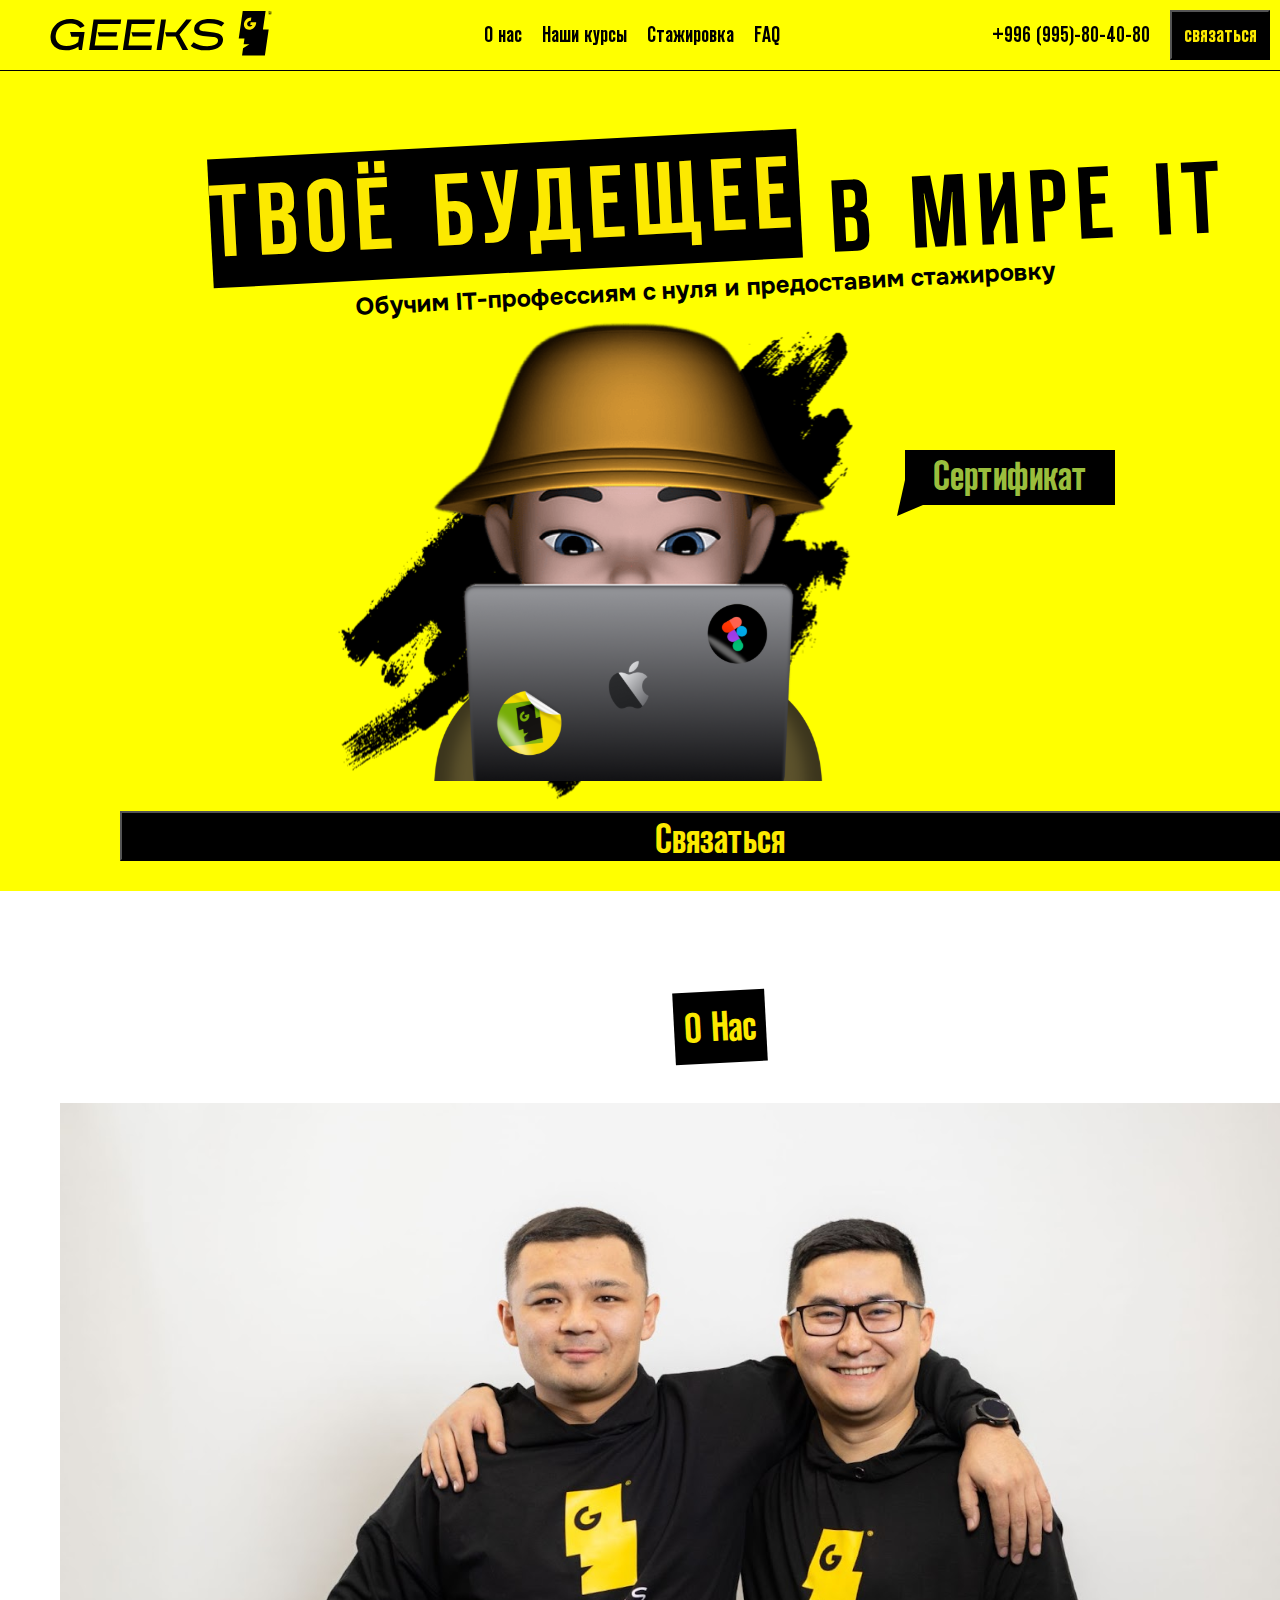
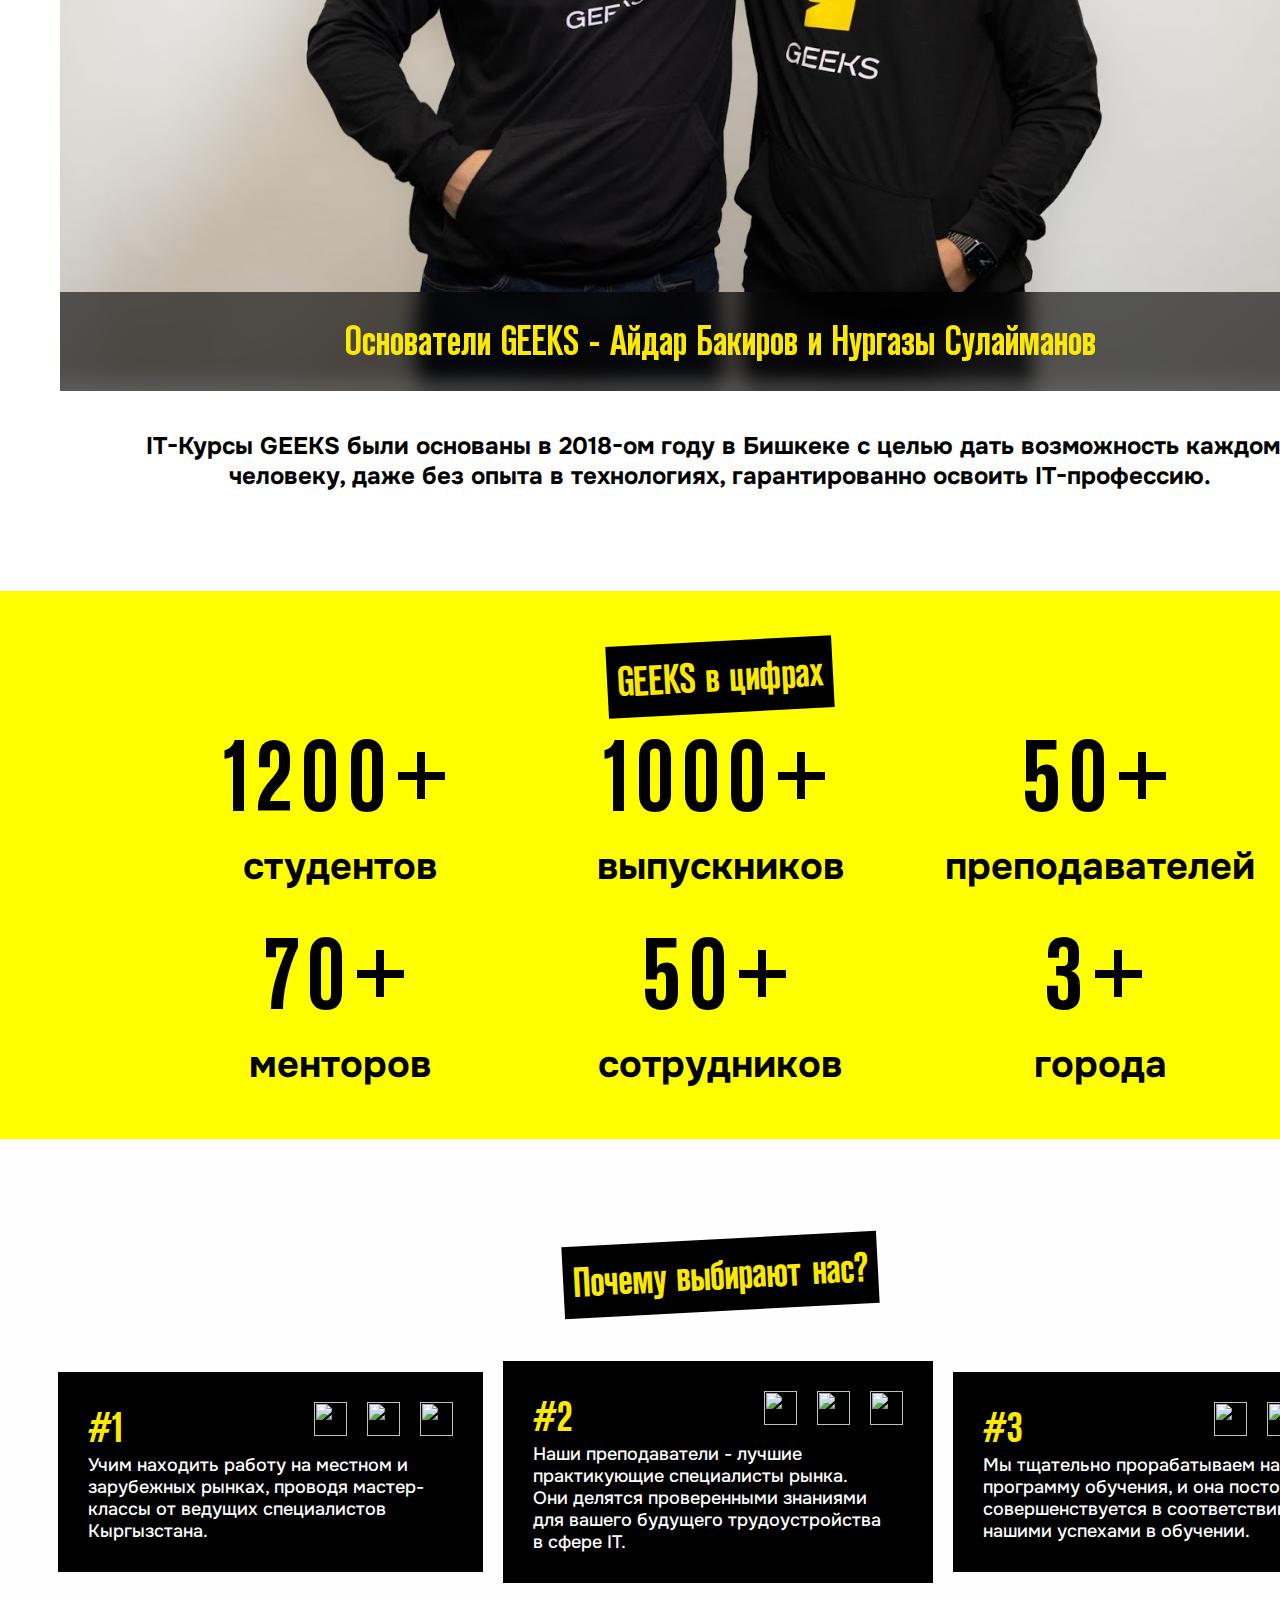
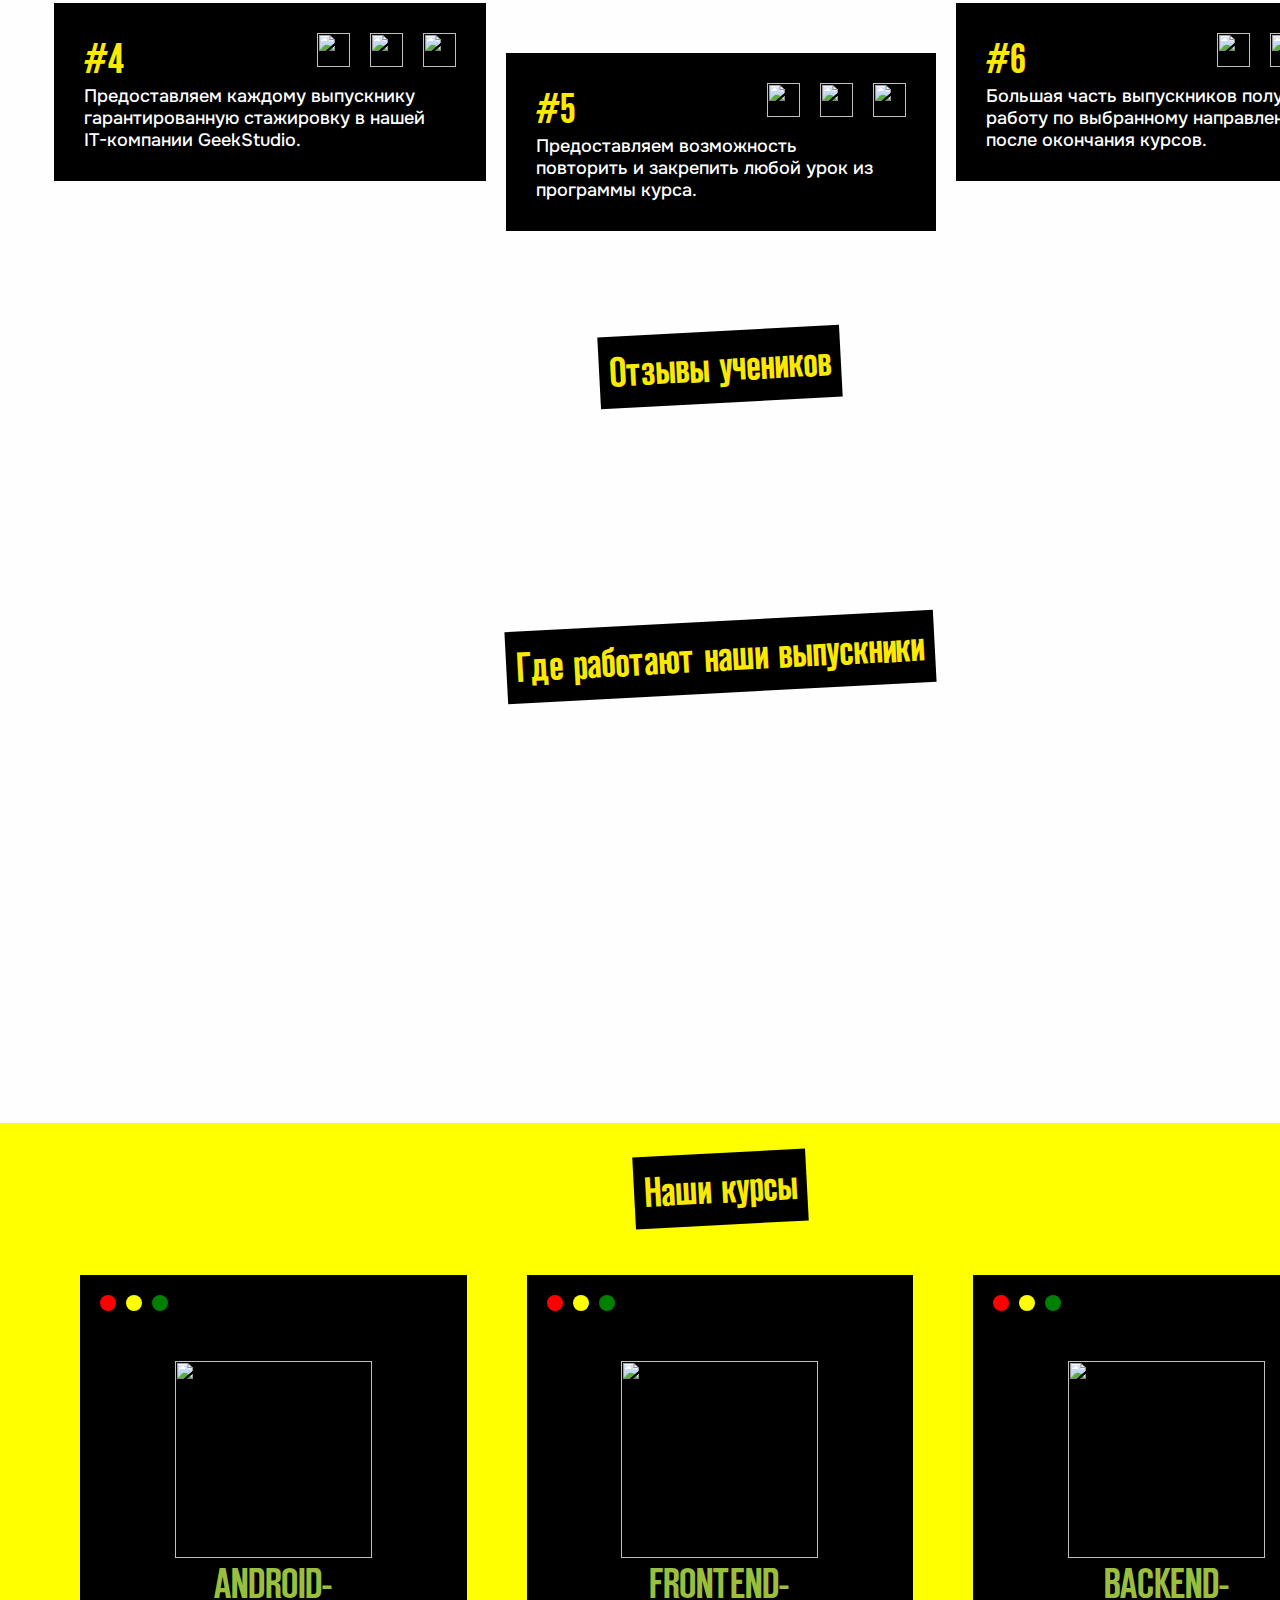
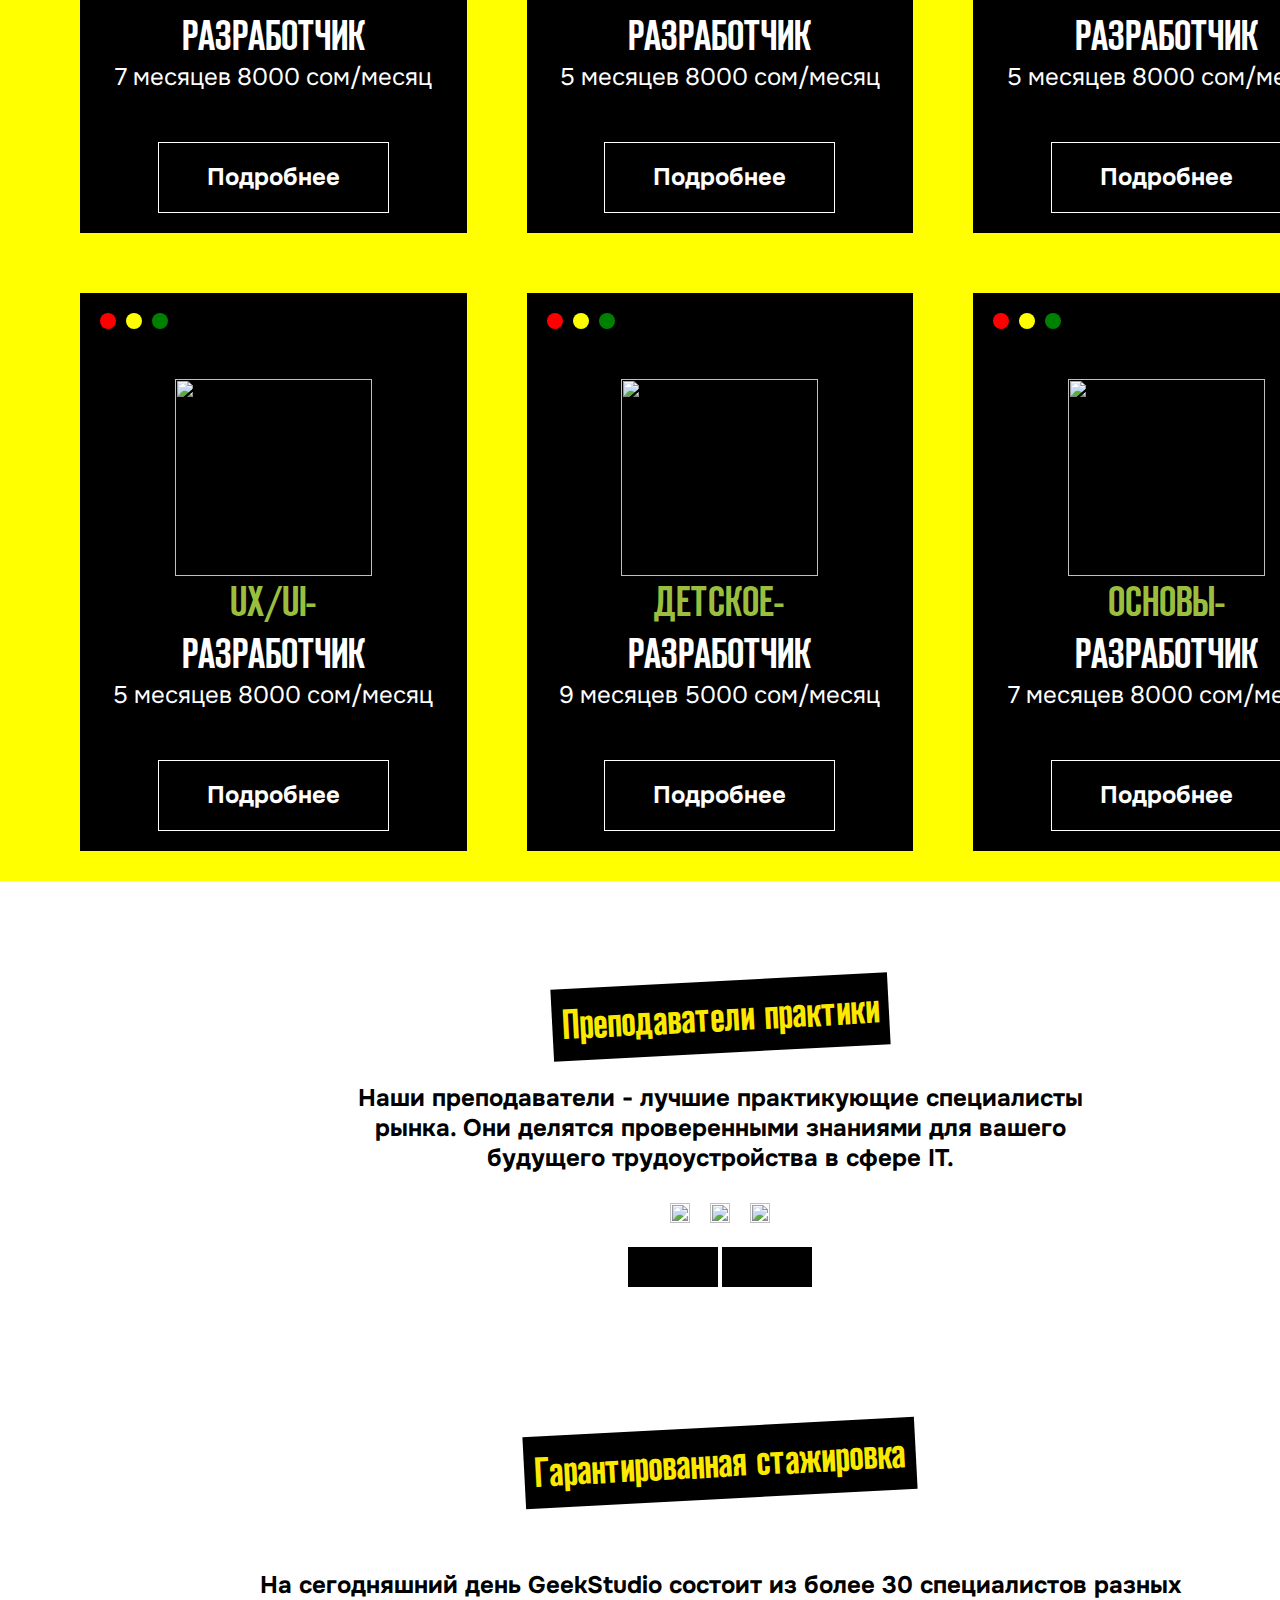
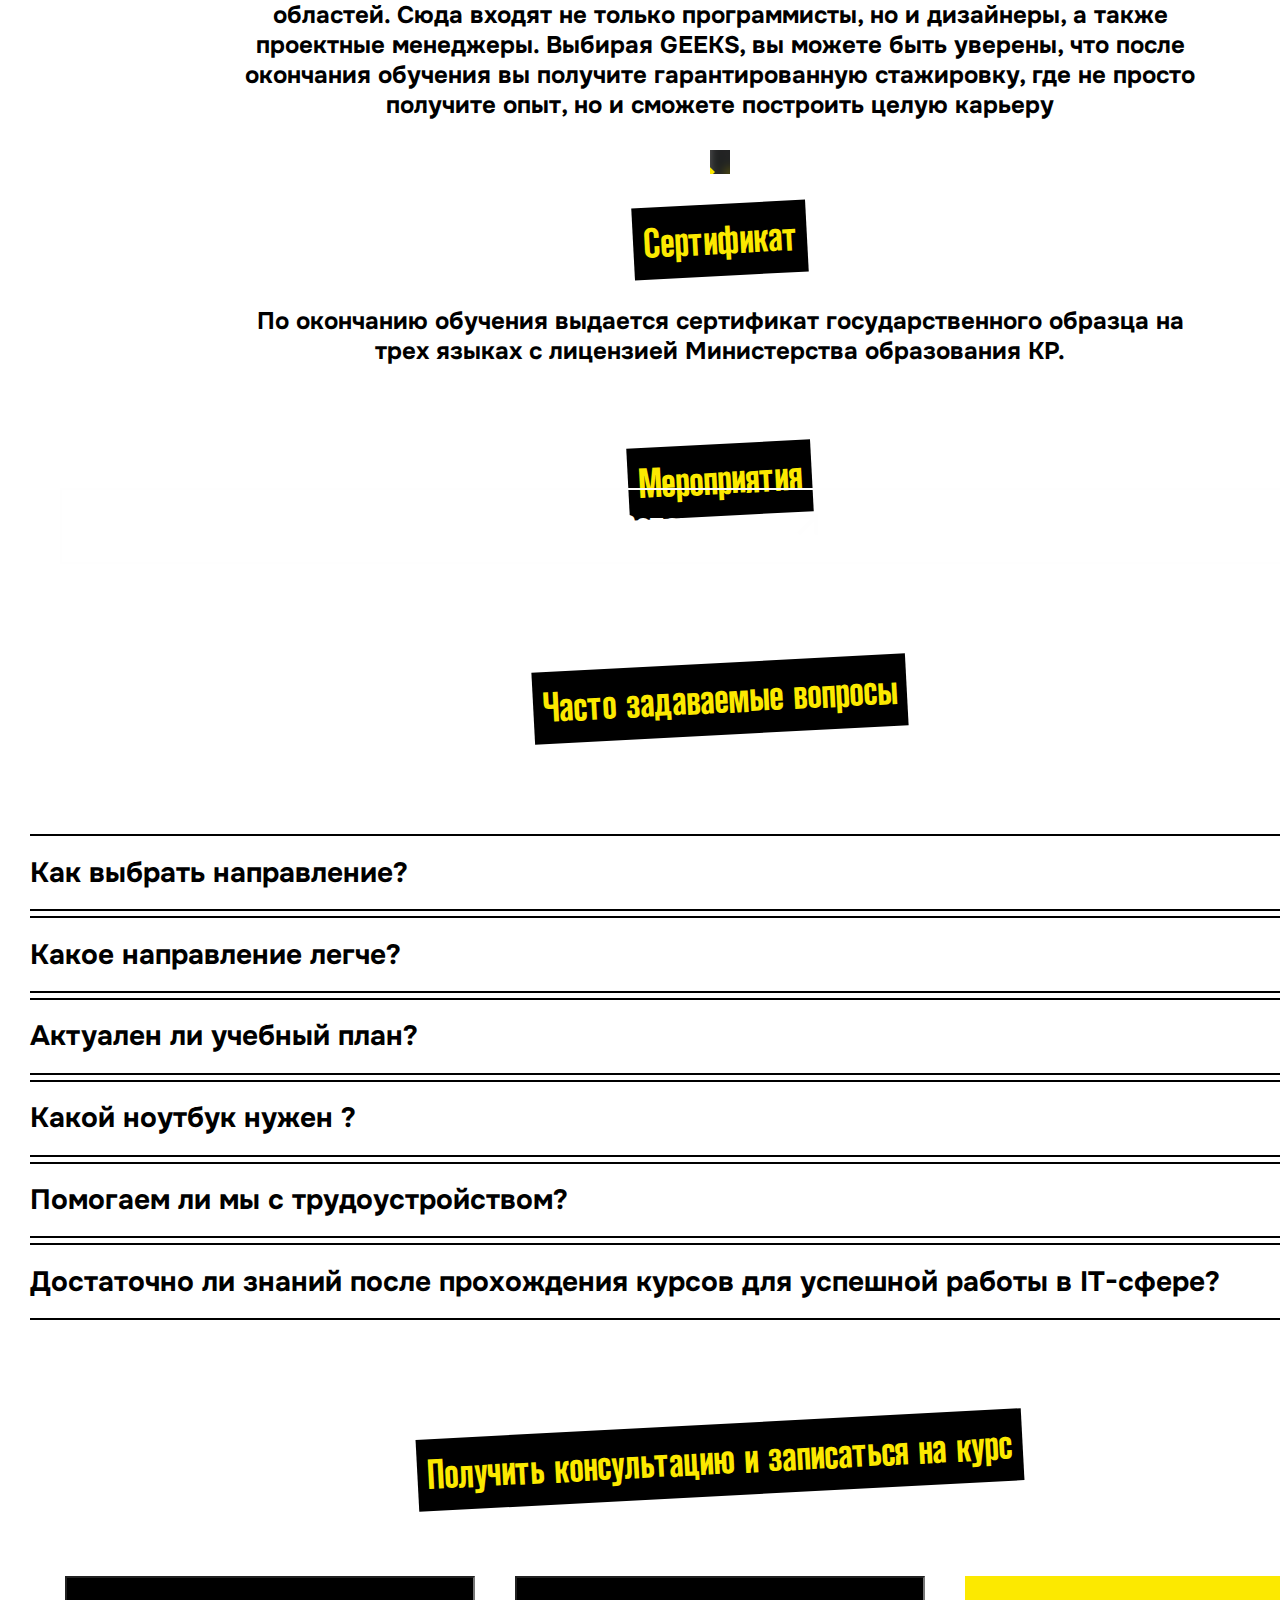
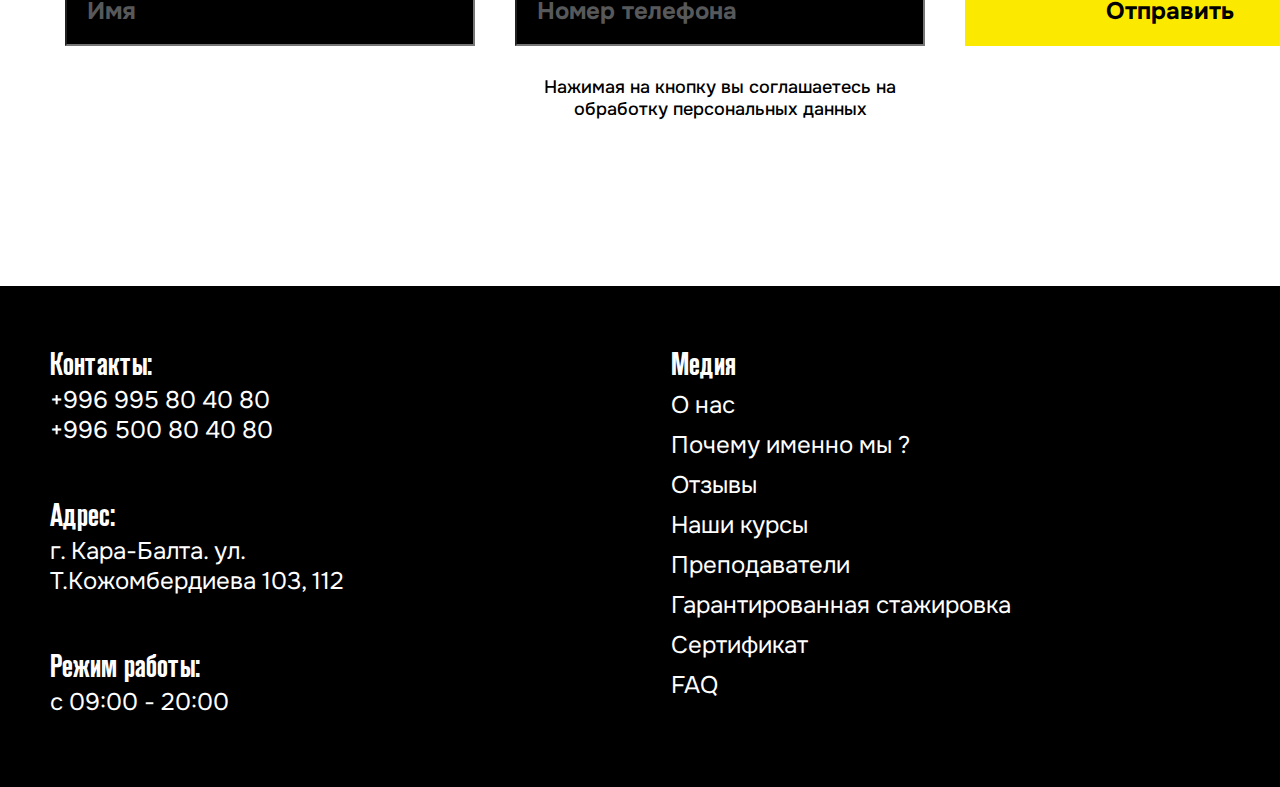
<file: index.html>
<!DOCTYPE html>
<html lang="en">

<head>
  <meta charset="UTF-8" />
  <meta name="viewport" content="width=device-width, initial-scale=1.0" />
  <title>Geeks Project</title>
  <link rel="stylesheet" href="/css/core.css" />
  <link rel="stylesheet" href="/css/header.css" />
  <link rel="stylesheet" href="/css/style.css" />
  <link rel="stylesheet" href="/css/footer.css" />
  <link rel="stylesheet" href="/css/slider.css" />
  <link rel="stylesheet" href="/css/mobile.css" />
  <link rel="stylesheet" href="/css/course-modal.css" />
  <link rel="preconnect" href="https://fonts.googleapis.com" />
  <link rel="preconnect" href="https://fonts.gstatic.com" crossorigin />
  <link href="https://fonts.googleapis.com/css2?family=Onest:wght@400;500;600;700;800;900&display=swap"
    rel="stylesheet" />
</head>

<body>
  <div class="container">
    <div class="geeks-header-main">
      <div class="geeks-header-logo">
        <a href="/"><img src="/assets/logo.svg" alt="" /></a>
      </div>
      <div class="geeks-header-nav-links">
        <ul>
          <li class="header-links-course">
            <a href="#about-us" class="header-links-course">О нас</a>
          </li>
          <li class="header-links-course">
            <a href="#geeks-coursess" class="header-links-course">Наши курсы</a>
          </li>
          <li class="header-links-course">
            <a href="#go-trial" class="header-links-course">Стажировка</a>
          </li>
          <li class="header-links-course">
            <a href="#go-faq" class="header-links-course">FAQ</a>
          </li>
        </ul>
      </div>
      <!-- Burger menu container -->
      <div class="hamburger-menu">
        <input id="menu__toggle" type="checkbox" />
        <label class="menu__btn" for="menu__toggle">
          <span></span>

        </label>
        <div class="menu__box">
          <div class="geeks-header-nav-drop-down hamburg-button-change-lang">
            <nav>
              <ul class="drop-down-right">
                <li>
                  <a href="#" class="submenu-link header-links-course"><img src="/assets/change_lang.svg"
                      alt="" />РУС</a>
                  <ul class="submenu">
                    <li><a href="" class="header-links-course">KG</a></li>
                    <li><a href="" class="header-links-course">RU</a></li>
                    <li><a href="" class="header-links-course">ENG</a></li>
                  </ul>
                </li>
              </ul>
            </nav>
          </div>
          <ul class="menu__box-links">
            <li><a class="menu__item" href="#">О нас</a></li>
            <li><a class="menu__item" href="#">Наши курсы</a></li>
            <li><a class="menu__item" href="#">Стажировка</a></li>
            <li><a class="menu__item" href="#">FAQ</a></li>
          </ul>
          <div class="hamburger-menu-bottom-side">
            <a href="tel:+996995804080" class="header-links-course hamburg-menu-call">+996 (995)-80-40-80</a>
            <button class="geeks-main-btn call-me-btn hamburg-menu-btn">связаться</button>
          </div>


        </div>
      </div>
      <!-- Burger menu container -->
      <div class="geeks-header-nav-btns">
        <a href="tel:+996995804080" class="header-links-course">+996 (995)-80-40-80</a>
        <!-- Button call modal window -->
        <button class="geeks-main-btn call-me-btn">связаться</button>
        <!-- Button call modal window -->
        <div class="geeks-header-nav-drop-down">
          <nav>
            <ul class="drop-down-right">
              <li>
                <a href="#" class="submenu-link header-links-course"><img src="/assets/change_lang.svg" alt="" />РУС</a>
                <ul class="submenu">
                  <li><a href="">KG</a></li>
                  <li><a href="">RU</a></li>
                  <li><a href="">ENG</a></li>
                </ul>
              </li>
            </ul>
          </nav>
        </div>
      </div>
    </div>
    <div class="geeks-header-section-first" id="1">
      <!-- Modal Window call me top -->
      <div id="myModal" class="modal hamburg-menu-modal">
        <div class="modal-content hamburg-menu-modalContent">
          <div class="modalWindow-content hamburg-menu-modalWindow-content">
            <span class="close"><svg xmlns="http://www.w3.org/2000/svg" width="44" height="44" viewBox="0 0 44 44"
                fill="none">
                <rect x="8.56494" y="11.3934" width="4" height="34" transform="rotate(-45 8.56494 11.3934)"
                  fill="black" />
                <rect x="11.3933" y="35.4351" width="4" height="34" transform="rotate(-135 11.3933 35.4351)"
                  fill="black" />
              </svg></span>
            <div class="modalWindow-text-block">
              <p class="modalWindow-text title-modalWindow hamburg-menu-modal-text">
                Позвоните, или оставьте ваши контактные данные, мы свяжемся
                с вами в ближайшее время.
              </p>
              <p class="modalWindow-text descr-modalWindow hamburg-menu-modal-textDesc">
                Вы так же можете получить консультацию позвонив нам, с 12:00
                до 20:00.
              </p>
              <a href="tel:+996995804080" class="header-links-course" class="modalWindow-text">+996 (995)-80-40-80</a>
            </div>
            <div class="modalWindow-inputs hamburg-menu-modal-window-inputs">
              <input id="input1" type="text" placeholder="Имя" />
              <input id="input2" type="text" placeholder="Номер телефона" />
            </div>
          </div>

          <button id="sendMessage" class="btn-send-modalWindow hamburg-menu-modal-btn">Отправить</button>
          <p class="send-personal-data modalWindow-text">
            Нажимая на кнопку вы соглашаетесь на обработку персональных
            данных
          </p>
        </div>
      </div>
      <!-- Modal Window call me top -->
      <div class="geeks-top-info-span">
        <span class="geeks-go-it"> ТВОЁ БУДЕЩЕЕ </span>
        <span class="geeks-go-it geeks-world-it"> В МИРЕ IT </span>
      </div>
      <span class="geeks-go-it geeks-it-profession">Обучим IT-профессиям с нуля и предоставим стажировку</span>
      <div class="img-geeks-img-span">
        <img src="/assets/Memoji.svg" alt="" />
        <div class="geeks-span-block-info">
          <svg xmlns="http://www.w3.org/2000/svg" width="26" height="36" viewBox="0 0 26 36" fill="none">
          <path d="M0 36L8 0H26V25L0 36Z" fill="black" />
        </svg>
        <div class="span-ref">Сертификат</div>
        </div>
        
      </div>
      
      <button class="geeks-main-btn btn-call-main btn-response">Связаться</button>
    </div>
    <div class="geeks-main-section-two" id="about-us">
      <span class="geeks-go-it geeks-orange-span"> О Нас </span>
      <div class="geeks-main-section-img">
        <img src="/assets/image_founders.svg" alt="" />
        <span class="geeks-main-img-bottom-text">Основатели GEEKS - Айдар Бакиров и Нургазы Сулайманов</span>
      </div>
      <p class="geeks-main-info-all">
        IT-Курсы GEEKS были основаны в 2018-ом году в Бишкеке с целью дать
        возможность каждому человеку, даже без опыта в технологиях,
        гарантированно освоить IT-профессию.
      </p>
    </div>

    <div class="geeks-main-section-three">
      <img src="/assets/nine.png" alt="" class="geeks-main-img-nine" />
      <div class="geeks-go-it geeks-orange-span">GEEKS в цифрах</div>
      <div class="geeks-main-statistics">
        <div class="geeks-main-statistics-cards">
          <p class="geeks-main-cards-text">1200+</p>
          <p class="geeks-main-cards-students">студентов</p>
        </div>
        <div class="geeks-main-statistics-cards">
          <p class="geeks-main-cards-text">1000+</p>
          <p class="geeks-main-cards-students">выпускников</p>
        </div>
        <div class="geeks-main-statistics-cards">
          <p class="geeks-main-cards-text">50+</p>
          <p class="geeks-main-cards-students">преподавателей</p>
        </div>
        <div class="geeks-main-statistics-cards">
          <p class="geeks-main-cards-text">70+</p>
          <p class="geeks-main-cards-students">менторов</p>
        </div>
        <div class="geeks-main-statistics-cards">
          <p class="geeks-main-cards-text">50+</p>
          <p class="geeks-main-cards-students">сотрудников</p>
        </div>
        <div class="geeks-main-statistics-cards">
          <p class="geeks-main-cards-text">3+</p>
          <p class="geeks-main-cards-students">города</p>
        </div>
      </div>
      <img src="/assets/six.png" alt="" class="geeks-main-img-six" />
    </div>
    <div class="geeks-main-section-fourth">
      <span class="geeks-go-it geeks-orange-span">Почему выбирают нас?</span>
      <div class="geeks-main-feedbacks-card-block">
        <div class="geeks-feedbacks-cards">
          <div class="geeks-feedbacks-top-rel">
            <span class="geeks-feedback-number">#1</span>
            <div class="geeks-feedback-select">
              <img src="/assets/feedback-icon-roll.svg" alt="" />
              <img src="/assets/feedback-icon-copy.svg" alt="" />
              <img src="/assets/feedback-icon-close.svg" alt="" />
            </div>
          </div>
          <p class="geeks-feedbacks-desc">
            Учим находить работу на местном и зарубежных рынках, проводя
            мастер-классы от ведущих специалистов Кыргызстана.
          </p>
        </div>
        <div class="geeks-feedbacks-cards">
          <div class="geeks-feedbacks-top-rel">
            <span class="geeks-feedback-number">#2</span>
            <div class="geeks-feedback-select">
              <img src="/assets/feedback-icon-roll.svg" alt="" />
              <img src="/assets/feedback-icon-copy.svg" alt="" />
              <img src="/assets/feedback-icon-close.svg" alt="" />
            </div>
          </div>
          <p class="geeks-feedbacks-desc">
            Наши преподаватели - лучшие практикующие специалисты рынка. Они
            делятся проверенными знаниями для вашего будущего трудоустройства
            в сфере IT.
          </p>
        </div>
        <div class="geeks-feedbacks-cards">
          <div class="geeks-feedbacks-top-rel">
            <span class="geeks-feedback-number">#3</span>
            <div class="geeks-feedback-select">
              <img src="/assets/feedback-icon-roll.svg" alt="" />
              <img src="/assets/feedback-icon-copy.svg" alt="" />
              <img src="/assets/feedback-icon-close.svg" alt="" />
            </div>
          </div>
          <p class="geeks-feedbacks-desc">
            Мы тщательно прорабатываем нашу программу обучения, и она
            постоянно совершенствуется в соответствии с нашими успехами в
            обучении.
          </p>
        </div>
        <div class="geeks-feedbacks-cards">
          <div class="geeks-feedbacks-top-rel">
            <span class="geeks-feedback-number">#4</span>
            <div class="geeks-feedback-select">
              <img src="/assets/feedback-icon-roll.svg" alt="" />
              <img src="/assets/feedback-icon-copy.svg" alt="" />
              <img src="/assets/feedback-icon-close.svg" alt="" />
            </div>
          </div>
          <p class="geeks-feedbacks-desc">
            Предоставляем каждому выпускнику гарантированную стажировку в
            нашей IT-компании GeekStudio.
          </p>
        </div>
        <div class="geeks-feedbacks-cards">
          <div class="geeks-feedbacks-top-rel">
            <span class="geeks-feedback-number">#5</span>
            <div class="geeks-feedback-select">
              <img src="/assets/feedback-icon-roll.svg" alt="" />
              <img src="/assets/feedback-icon-copy.svg" alt="" />
              <img src="/assets/feedback-icon-close.svg" alt="" />
            </div>
          </div>
          <p class="geeks-feedbacks-desc">
            Предоставляем возможность повторить и закрепить любой урок из
            программы курса.
          </p>
        </div>
        <div class="geeks-feedbacks-cards">
          <div class="geeks-feedbacks-top-rel">
            <span class="geeks-feedback-number">#6</span>
            <div class="geeks-feedback-select">
              <img src="/assets/feedback-icon-roll.svg" alt="" />
              <img src="/assets/feedback-icon-copy.svg" alt="" />
              <img src="/assets/feedback-icon-close.svg" alt="" />
            </div>
          </div>
          <p class="geeks-feedbacks-desc">
            Большая часть выпускников получают работу по выбранному
            направлению после окончания курсов.
          </p>
        </div>
      </div>
      <div class="geeks-go-it geeks-orange-span">Отзывы учеников</div>
      <div class="geeks-main-fourth-youshorts">
        <div class="geeks-main-youshorts-cards">
          <div class="geeks-shorts-img">
            <img src="/assets/yshortsimg1.svg" alt="" />
            <img src="/assets/shorts.svg" alt="" class="geeks-icon-shorts" />
          </div>
          <div class="geeks-shorts-img">
            <img src="/assets/yshortsimg2.svg" alt="" />
            <img src="/assets/shorts.svg" alt="" class="geeks-icon-shorts" />
          </div>
          <div class="geeks-shorts-img">
            <img src="/assets/yshortsimg3.svg" alt="" />
            <img src="/assets/shorts.svg" alt="" class="geeks-icon-shorts" />
          </div>
        </div>
        <!-- Youtube Shorts Slider -->
        <div class="yshorts-container">
          <div class="yshorts-slider">
            <img src="assets/slider1.svg" alt="" />
            <img src="assets/slider2.svg" alt="" />
            <img src="assets/slider3.svg" alt="" />
            <img src="assets/slider1.svg" alt="" />
            <img src="assets/slider2.svg" alt="" />
            <img src="assets/slider3.svg" alt="" />
          </div>
          <div class="yshorts-sliderContaier-btn">
            <button class="yshorts-btn-prev" aria-label="Посмотреть предыдущий слайд">
              <img src="/assets/arrow-left.svg" alt="" />
            </button>
            <button class="yshorts-btn-next" aria-label="Посмотреть следующий слайд">
              <img src="/assets/arrow-right.svg" alt="" />
            </button>
          </div>
        </div>
        <!-- Youtube Shorts Slider -->
      </div>
      <span class="geeks-go-it geeks-orange-span">Где работают наши выпускники</span>
      <div class="geeks-work-company-cards">
        <img src="/assets/geeks.svg" alt="" />
        <img src="/assets/geekstudio.svg" alt="" />
        <img src="/assets/tezsat.svg" alt="" />
        <img src="/assets/ts.svg" alt="" />
        <img src="/assets/attractor.svg" alt="" />
        <img src="/assets/beeline.svg" alt="" />
        <img src="/assets/mad-devs.svg" alt="" />
        <img src="/assets/optima.svg" alt="" />
        <img src="/assets/company-name.svg" alt="" />
        <img src="/assets/sibers.svg" alt="" />
      </div>
    </div>
    <div class="geeks-main-section-five-yellow" id="geeks-coursess">
      <span class="geeks-go-it geeks-orange-span geeks-courses">Наши курсы</span>
      <div class="geeks-five-sec-course-cards-block">
        <div class="geeks-course-cards">
          <div class="course-cards-span-block">
            <div class="geeks-cards-span-color"></div>
            <div class="geeks-cards-span-color"></div>
            <div class="geeks-cards-span-color"></div>
          </div>
          <div class="geeks-course-cards-img">
            <img src="/assets/course-android.svg" alt="" />
            <p class="geeks-course-cards-info course-cards-title">ANDROID-</p>
            <p class="geeks-course-cards-info course-cards-desc">
              РАЗРАБОТЧИК
            </p>
            <p class="geeks-course-cards-info course-cards-price">
              7 месяцев 8000 сом/месяц
            </p>
          </div>
          <button class="geeks-course-btn-go btn-modal-js" data-modal-content="modal-js">
            Подробнее <img src="/assets/btn-cards-arrow.svg" alt="" />
          </button>
        </div>
        <div class="geeks-course-cards">
          <div class="course-cards-span-block">
            <div class="geeks-cards-span-color"></div>
            <div class="geeks-cards-span-color"></div>
            <div class="geeks-cards-span-color"></div>
          </div>
          <div class="geeks-course-cards-img">
            <img src="/assets/course-js.svg" alt="" />
            <p class="geeks-course-cards-info course-cards-title">
              FRONTEND-
            </p>
            <p class="geeks-course-cards-info course-cards-desc">
              РАЗРАБОТЧИК
            </p>
            <p class="geeks-course-cards-info course-cards-price">
              5 месяцев 8000 сом/месяц
            </p>
          </div>
          <button class="geeks-course-btn-go btn-modal-front" data-modal-content="modal-front">
            Подробнее <img src="/assets/btn-cards-arrow.svg" alt="" />
          </button>
        </div>
        <div class="geeks-course-cards">
          <div class="course-cards-span-block">
            <div class="geeks-cards-span-color"></div>
            <div class="geeks-cards-span-color"></div>
            <div class="geeks-cards-span-color"></div>
          </div>
          <div class="geeks-course-cards-img">
            <img src="/assets/course-backend.svg" alt="" />
            <p class="geeks-course-cards-info course-cards-title">BACKEND-</p>
            <p class="geeks-course-cards-info course-cards-desc">
              РАЗРАБОТЧИК
            </p>
            <p class="geeks-course-cards-info course-cards-price">
              5 месяцев 8000 сом/месяц
            </p>
          </div>
          <button class="geeks-course-btn-go btn-modal-back" data-modal-content="modal-back">
            Подробнее <img src="/assets/btn-cards-arrow.svg" alt="" />
          </button>
        </div>
        <div class="geeks-course-cards">
          <div class="course-cards-span-block">
            <div class="geeks-cards-span-color"></div>
            <div class="geeks-cards-span-color"></div>
            <div class="geeks-cards-span-color"></div>
          </div>
          <div class="geeks-course-cards-img">
            <img src="/assets/course-figma.svg" alt="" />
            <p class="geeks-course-cards-info course-cards-title">UX/UI-</p>
            <p class="geeks-course-cards-info course-cards-desc">
              РАЗРАБОТЧИК
            </p>
            <p class="geeks-course-cards-info course-cards-price">
              5 месяцев 8000 сом/месяц
            </p>
          </div>
          <button class="geeks-course-btn-go btn-modal-ux" data-modal-content="modal-ux">
            Подробнее <img src="/assets/btn-cards-arrow.svg" alt="" />
          </button>
        </div>
        <div class="geeks-course-cards">
          <div class="course-cards-span-block">
            <div class="geeks-cards-span-color"></div>
            <div class="geeks-cards-span-color"></div>
            <div class="geeks-cards-span-color"></div>
          </div>
          <div class="geeks-course-cards-img">
            <img src="/assets/course-scratch.svg" alt="" />
            <p class="geeks-course-cards-info course-cards-title">ДЕТСКОЕ-</p>
            <p class="geeks-course-cards-info course-cards-desc">
              РАЗРАБОТЧИК
            </p>
            <p class="geeks-course-cards-info course-cards-price">
              9 месяцев 5000 сом/месяц
            </p>
          </div>
          <button class="geeks-course-btn-go btn-modal-kids" data-modal-content="modal-kids">
            Подробнее <img src="/assets/btn-cards-arrow.svg" alt="" />
          </button>
        </div>
        <div class="geeks-course-cards">
          <div class="course-cards-span-block">
            <div class="geeks-cards-span-color"></div>
            <div class="geeks-cards-span-color"></div>
            <div class="geeks-cards-span-color"></div>
          </div>
          <div class="geeks-course-cards-img">
            <img src="/assets/course-program.svg" alt="" />
            <p class="geeks-course-cards-info course-cards-title">ОСНОВЫ-</p>
            <p class="geeks-course-cards-info course-cards-desc">
              РАЗРАБОТЧИК
            </p>
            <p class="geeks-course-cards-info course-cards-price">
              7 месяцев 8000 сом/месяц
            </p>
          </div>
          <button class="geeks-course-btn-go btn-modal-own" data-modal-content="modal-own">
            Подробнее <img src="/assets/btn-cards-arrow.svg" alt="" />
          </button>
        </div>
      </div>
    </div>

    <!-- All modal blocks geeks course -->
    <div id="modal-js" class="my-modal">
      <div class="my-modal-content">
        <span class="my-close-btn"><svg xmlns="http://www.w3.org/2000/svg" width="44" height="44" viewBox="0 0 44 44"
            fill="none">
            <rect x="8.56543" y="11.3934" width="4" height="34" transform="rotate(-45 8.56543 11.3934)" fill="black" />
            <rect x="11.3936" y="35.4351" width="4" height="34" transform="rotate(-135 11.3936 35.4351)" fill="black" />
          </svg></span>
        <div class="modal-content-second-border">
          <h2 class="what-is-it-text what-is-ist-h2">Все о направлении</h2>
          <div class="modalWindow-course-content">
            <div class="borderFirst modal-android-top-border">ANDROID</div>
            <div class="borderFirst modal-android-bottom-border">РАЗРАБОТКА</div>
            <img src="/assets/android-sticker.svg" alt="">
          </div>
          <span class="what-is-it">Что такое <p class="what-is-it-android">Android - Разработка?</p></span>
          <p class="what-is-it-text">
            Android-разработка - это процесс создания приложений для мобильных устройств, работающих на операционной
            системе
            Android. Эти приложения могут выполнять широкий спектр задач, таких как игры, социальные сети, приложения
            для
            бизнеса и
            многое другое.
          </p>
          <img src="/assets/android-img-response.svg" alt="">
          <p class="what-is-it-text">
            Разработчики Android занимаются созданием приложений, которые работают на мобильных устройствах, таких как
            смартфоны и
            планшеты. Они используют языки программирования, такие как Java или Kotlin, для создания логики приложения,
            а также XML
            для создания пользовательского интерфейса. Они также используют инструменты, такие как Android Studio, для
            создания,
            отладки и тестирования приложений.
          </p>
          <img src="/assets/android-img-response2.svg" alt="">
          <p class="what-is-it-text">
            Разработчики Android работают в тесном взаимодействии с дизайнерами, чтобы создать приятный и интуитивно
            понятный
            пользовательский интерфейс. Они также могут работать с бэкенд-разработчиками, чтобы интегрировать приложение
            с серверной
            частью и обеспечить более широкий функционал.
          </p>
          <img src="/assets/android-img-response3.svg" alt="">

          <div class="what-is-it-text-block">
            <p class="what-is-it-text">Ключевыми навыками для разработчиков Android являются:</p>
            <ul class="what-is-it-text">
              <li>Знание языков программирования Java или Kotlin;</li>
              <li>Умение работать с XML для создания пользовательского интерфейса;</li>
              <li>Понимание принципов дизайна и визуального представления информации;</li>
              <li>Знание инструментов для разработки и тестирования приложений, таких как Android Studio;</li>
              <li>Понимание основных алгоритмов и структур данных.</li>
            </ul>
          </div>

          <p class="what-is-it-text">Разработчики Android играют важную роль в создании приложений, которые могут
            улучшить жизнь людей и помочь им решать
            задачи на повседневной основе. Если вы хотите стать разработчиком Android, то вам следует изучить языки
            программирования
            Java или Kotlin, а также инструменты для создания и тестирования приложений. Также важно иметь хорошие
            навыки
            визуального представления информации и понимать принципы дизайна.</p>
          <span class="what-is-it what-is-it-text-bottom">Средняя зарплата<p class="what-is-it-android">Android -
              Разработчиков</p></span>
          <div class="android-modal-js-block-img">
            <img src="/assets/android-img-response4.svg" alt="">
            <img src="/assets/android-img-response5.svg" alt="">
          </div>
          <p class="what-is-it-text">Средняя зарплата начинающих IT-специалистов варьируется от 300 до 700 USD.</p>
          <p class="what-is-it-text">Так же у всех выпускников есть возможность стажироваться с последующим
            трудоустройством в нашей IT-компании.</p>
        </div>
      </div>
    </div>

    <div id="modal-front" class="my-modal">
      <div class="my-modal-content">
        <span class="my-close-btn"><svg xmlns="http://www.w3.org/2000/svg" width="44" height="44" viewBox="0 0 44 44"
            fill="none">
            <rect x="8.56543" y="11.3934" width="4" height="34" transform="rotate(-45 8.56543 11.3934)" fill="black" />
            <rect x="11.3936" y="35.4351" width="4" height="34" transform="rotate(-135 11.3936 35.4351)" fill="black" />
          </svg></span>
        <div class="modal-content-second-border">
          <h2 class="what-is-it-text what-is-ist-h2">Все о направлении</h2>
          <div class="modalWindow-course-content">
            <div class="borderFirst modal-front">Frontend</div>
            <div class="borderFirst modal-android-bottom-border">РАЗРАБОТКА</div>
            <img src="/assets/sticker-js.svg" alt="">
          </div>
          <span class="what-is-it front-its">Что такое <p class="what-is-it-android front">Frontend - Разработка?</p>
            </span>
          <p class="what-is-it-text">
            Frontend-разработка - это процесс создания клиентской части веб-сайта или приложения, которая отображается
            на экране
            пользователя и с которой пользователь может взаимодействовать. Это включает в себя дизайн, верстку и
            программирование
            интерактивных элементов пользовательского интерфейса.
          </p>
          <img src="/assets/front-response-img2.svg" alt="">
          <p class="what-is-it-text">
            Разработчики frontend занимаются созданием интерфейса, который пользователи видят на экране. Они используют
            языки
            программирования, такие как HTML, CSS и JavaScript, для создания визуальных элементов и функций интерфейса.
            Они также
            могут использовать библиотеки и фреймворки, такие как React, Angular или Vue, для более эффективного и
            быстрого создания
            интерфейса.
          </p>
          <img src="/assets/front-response-img3.svg" alt="">
          <p class="what-is-it-text">
            Разработчики frontend работают в тесном взаимодействии с дизайнерами, чтобы преобразовать дизайн в
            интерактивный
            интерфейс. Они также могут работать с бэкенд-разработчиками, чтобы интегрировать интерфейс с серверной
            частью
            приложения.
          </p>
          <img src="/assets/front-response-img5.svg" alt="">

          <div class="what-is-it-text-block">
            <p class="what-is-it-text">Ключевыми навыками для разработчиков frontend являются:</p>
            <ul class="what-is-it-text">
              <li>Умение работать с HTML, CSS и JavaScript;</li>
              <li>Знание библиотек и фреймворков, таких как React, Angular или Vue;</li>
              <li>Понимание принципов дизайна и визуального представления информации;</li>
              <li>Умение создавать адаптивный дизайн для различных устройств и экранов;</li>
              <li>Умение работать с инструментами для отладки и тестирования кода.</li>
            </ul>
          </div>

          <p class="what-is-it-text">Разработчики frontend играют важную роль в создании веб-сайтов и приложений,
            которые пользователи могут легко
            использовать и получать удовольствие от использования. Если вы хотите стать разработчиком frontend, то вам
            следует
            изучить языки программирования HTML, CSS и JavaScript, а также библиотеки и фреймворки для создания
            интерфейса. Также
            важно иметь хорошие навыки визуального представления информации и понимать принципы дизайна.
          </p>
          <span class="what-is-it what-is-it-text-bottom">
            Средняя зарплата
            <p class="what-is-it-android what-is-it-down front">Frontend - Разработкчика</p>
          </span>
          <div class="android-modal-js-block-img">
            <img src="/assets/front-response-img7.svg" alt="">
            <img src="/assets/front-response-img8.svg" alt="">
          </div>
          <p class="what-is-it-text">Средняя зарплата начинающих IT-специалистов варьируется от 300 до 700 USD.</p>
          <p class="what-is-it-text">Так же у всех выпускников есть возможность стажироваться с последующим
            трудоустройством в нашей IT-компании</p>
        </div>
      </div>
    </div>

    <div id="modal-back" class="my-modal">
      <div class="my-modal-content">
        <span class="my-close-btn"><svg xmlns="http://www.w3.org/2000/svg" width="44" height="44" viewBox="0 0 44 44"
            fill="none">
            <rect x="8.56543" y="11.3934" width="4" height="34" transform="rotate(-45 8.56543 11.3934)" fill="black" />
            <rect x="11.3936" y="35.4351" width="4" height="34" transform="rotate(-135 11.3936 35.4351)" fill="black" />
          </svg></span>
        <div class="modal-content-second-border">
          <h2 class="what-is-it-text what-is-ist-h2">Все о направлении</h2>
          <div class="modalWindow-course-content">
            <div class="borderFirst modal-back">Backend</div>
            <div class="borderFirst modal-android-bottom-border">РАЗРАБОТКА</div>
            <img src="/assets/sticker-back.svg" alt="">
          </div>
          <span class="what-is-it">Что такое <p class="what-is-it-android back">Backend - Разработка?</p></span>
          <p class="what-is-it-text">
            Backend-разработка - это процесс создания программного обеспечения, которое работает на сервере и отвечает
            за обработку
            запросов, хранение данных и обеспечение безопасности. В отличие от frontend-разработки, где создаются
            пользовательские
            интерфейсы для приложений, backend-разработка скрыта от конечного пользователя и обычно включает в себя
            работу с базами
            данных и программирование API.
          </p>
          <img src="/assets/back-response-img.svg" alt="">
          <p class="what-is-it-text">
            Разработчики backend занимаются созданием программного обеспечения, которое работает на сервере. Они
            используют языки
            программирования, такие как Python, Ruby, Java, C# и другие, для создания логики приложения, обработки
            запросов и связи
            с базами данных. Они также используют инструменты, такие как фреймворки и библиотеки, для упрощения
            разработки и
            ускорения процесса.
          </p>
          <img src="/assets/back-response-img2.svg" alt="">
          <p class="what-is-it-text">
            Разработчики backend работают в тесном взаимодействии с frontend-разработчиками и дизайнерами, чтобы
            обеспечить
            правильное взаимодействие между сервером и клиентскими приложениями. Они также работают с другими
            специалистами в
            области IT, такими как сетевые инженеры и специалисты по безопасности, чтобы обеспечить надежность и
            безопасность
            программного обеспечения.
          </p>
          <img src="/assets/back-response-img3.svg" alt="">

          <div class="what-is-it-text-block">
            <p class="what-is-it-text">Ключевыми навыками для разработчиков backend являются:</p>
            <ul class="what-is-it-text">
              <li>Знание языков программирования, таких как Python, Ruby, Java, C# и другие;</li>
              <li>Умение работать с базами данных и создавать эффективные алгоритмы для обработки данных;</li>
              <li>Понимание основных принципов безопасности и защиты данных;</li>
              <li>Знание инструментов для разработки, таких как фреймворки и библиотеки;</li>
              <li>Умение работать в команде и хорошее коммуникативные навыки.</li>
            </ul>
          </div>

          <p class="what-is-it-text">Разработчики backend играют важную роль в создании программного обеспечения,
            которое обеспечивает стабильность и
            безопасность работы приложений. Если вы хотите стать разработчиком backend, то вам следует изучить языки
            программирования и базы данных, а также инструменты для разработки и тестирования программного обеспечения.
            Также важно
            иметь хорошее понимание безопасности и принципов защиты данных.
          </p>
          <span class="what-is-it what-is-it-text-bottom">
            Средняя зарплата
            <p class="what-is-it-android back">Backend - Разработчиков</p>
          </span>
          <div class="android-modal-js-block-img">
            <img src="/assets/back-response-img4.svg" alt="">
            <img src="/assets/back-response-img5.svg" alt="">
          </div>
          <p class="what-is-it-text">Средняя зарплата начинающих IT-специалистов варьируется от 300 до 700 USD.</p>
          <p class="what-is-it-text">Так же у всех выпускников есть возможность стажироваться с последующим
            трудоустройством в нашей IT-компании</p>
        </div>
      </div>
    </div>


    <div id="modal-ux" class="my-modal">
      <div class="my-modal-content">
        <span class="my-close-btn"><svg xmlns="http://www.w3.org/2000/svg" width="44" height="44" viewBox="0 0 44 44"
            fill="none">
            <rect x="8.56543" y="11.3934" width="4" height="34" transform="rotate(-45 8.56543 11.3934)" fill="black" />
            <rect x="11.3936" y="35.4351" width="4" height="34" transform="rotate(-135 11.3936 35.4351)" fill="black" />
          </svg></span>
        <div class="modal-content-second-border">
          <h2 class="what-is-it-text what-is-ist-h2">Все о направлении</h2>
          <div class="modalWindow-course-content">
            <div class="borderFirst modal-ux-top">UX/UI</div>
            <div class="borderFirst modal-android-bottom-border">РАЗРАБОТКА</div>
            <img src="/assets/sticker-ux.svg" alt="">
          </div>
          <span class="what-is-it">Что такое <p class="what-is-it-android ux-border-top">UX/UI - Дизайн?</p></span>
          <p class="what-is-it-text">
            UX/UI дизайн – это область проектирования интерфейсов для различных продуктов, включая веб-сайты, мобильные
            приложения,
            программное обеспечение и другие цифровые продукты. UX означает "пользовательский опыт", а UI – "интерфейс
            пользователя". UX-дизайнеры занимаются проектированием пользовательского опыта, то есть тем, как
            пользователь
            взаимодействует с продуктом, его легкостью использования и эффективностью. UI-дизайнеры занимаются
            проектированием
            интерфейса, т.е. внешнего вида продукта, его компоновкой, цветовой гаммой, шрифтами и другими элементами,
            которые
            визуально представляют продукт.
          </p>
          <img src="/assets/ux-response-img.svg" alt="">
          <p class="what-is-it-text">
            Дизайнеры UX/UI играют важную роль в создании продуктов, которые удовлетворяют потребности пользователей.
            Они проводят
            исследования пользователей, чтобы понять, как они используют продукт, и что они ожидают от него. На основе
            этой
            информации они разрабатывают интерфейсы и процессы, которые облегчают использование продукта. Они также
            тестируют
            продукты, чтобы убедиться, что они соответствуют ожиданиям пользователей и эффективно выполняют свои
            функции.
          </p>
          <img src="/assets/ux-response-img2.svg" alt="">
          <p class="what-is-it-text">
            Для того чтобы стать дизайнером UX/UI, нужно иметь знания в области психологии, дизайна, технологий и
            разработки. Также
            необходимо уметь работать с различными инструментами для создания прототипов, визуальных макетов и
            тестирования
            продуктов.
          </p>
          <img src="/assets/ux-response-img3.svg" alt="">

          <div class="what-is-it-text-block">
            <p class="what-is-it-text">Ключевыми навыками для дизайнеров UX/UI являются:</p>
            <ul class="what-is-it-text">
              <li>Понимание пользователей и их потребностей;</li>
              <li>Умение создавать информационную архитектуру продукта;</li>
              <li>Умение создавать интерактивные прототипы и макеты;</li>
              <li>Знание основных принципов дизайна;</li>
              <li>Умение работать с графическими инструментами;</li>
              <li>Умение тестировать продукты и проводить анализ результатов.</li>
            </ul>
          </div>

          <p class="what-is-it-text">Дизайнеры UX/UI играют важную роль в создании продуктов, которые соответствуют
            потребностям пользователей и обеспечивают
            удобство и легкость использования.
          </p>
          <span class="what-is-it what-is-it-text-bottom">
            Средняя зарплата
            <p class="what-is-it-android ux-border-top">UX/UI - Дизайнеров</p>
          </span>
          <div class="android-modal-js-block-img">
            <img src="/assets/ux-response-img4.svg" alt="">
            <img src="/assets/ux-response-img5.svg" alt="">
          </div>
          <p class="what-is-it-text">Средняя зарплата начинающих IT-специалистов варьируется от 300 до 700 USD.</p>
          <p class="what-is-it-text">Так же у всех выпускников есть возможность стажироваться с последующим
            трудоустройством
            в нашей IT-компании</p>
        </div>
      </div>
    </div>

    <div id="modal-kids" class="my-modal">
      <div class="my-modal-content">
        <span class="my-close-btn"><svg xmlns="http://www.w3.org/2000/svg" width="44" height="44" viewBox="0 0 44 44"
            fill="none">
            <rect x="8.56543" y="11.3934" width="4" height="34" transform="rotate(-45 8.56543 11.3934)" fill="black" />
            <rect x="11.3936" y="35.4351" width="4" height="34" transform="rotate(-135 11.3936 35.4351)" fill="black" />
          </svg></span>
        <div class="modal-content-second-border">
          <h2 class="what-is-it-text what-is-ist-h2">Все о направлении</h2>
          <div class="modalWindow-course-content">
            <div class="borderFirst modal-scratch">детское</div>
            <div class="borderFirst modal-android-bottom-border">программирование</div>
            <img src="/assets/sticker-scratch.svg" alt="">
          </div>
          <span class="what-is-it">Что такое <p class="what-is-it-android scratch-text">Scratch?</p></span>
          <p class="what-is-it-text">
            Scratch - это язык программирования, который создан для обучения детей и новичков основам программирования.
            Он
            представляет собой интуитивно понятный интерфейс, в котором программирование происходит с помощью блоков,
            которые можно
            перемещать и соединять между собой.
          </p>
          <img src="/assets/sc-response-img.svg" alt="">
          <p class="what-is-it-text">
            Одним из главных плюсов Scratch является то, что он очень прост в использовании и не требует знания языков
            программирования. Благодаря интуитивному интерфейсу, пользователи могут легко создавать интерактивные
            проекты и игры.
            Это делает Scratch отличным инструментом для обучения основам программирования и развития творческих
            навыков.
          </p>
          <img src="/assets/sc-response-img2.svg" alt="">
          <div class="what-is-it-text-block">
            <p class="what-is-it-text">Программирование может быть очень полезным для детей. Вот несколько причин,
              почему:</p>
            <ol class="what-is-it-text">
              <li>Развивает логическое мышление: программирование требует детей думать логически и разбивать задачи на
                более мелкие
                компоненты. Это помогает развивать у них умение анализировать и решать проблемы.</li>
              <li>Развивает творческие навыки: программируя, дети могут создавать свои собственные игры, приложения и
                веб-сайты. Это
                помогает им развивать свою творческую мысль и воображение.</li>
              <li>Учит важные навыки: программирование помогает детям развивать навыки коммуникации, сотрудничества и
                управления
                проектами. Они учатся работать в команде и делиться своими идеями.</li>
              <li>Помогает в будущей карьере: программирующие дети могут получить преимущество на рынке труда, так как
                эти навыки очень
                востребованы во многих сферах, включая IT-индустрию.</li>
              <li>Учит ответственности: программирование требует тщательного планирования и организации, а также умения
                управлять
                временем. Эти навыки могут помочь детям стать более ответственными и организованными в своей жизни.</li>
              <li>Стимулирует интерес к науке и технологиям: программирующие дети часто становятся более
                заинтересованными в науке,
                технологии и инженерии. Это может привести к интересным и перспективным карьерным возможностям в
                будущем.</li>
              </ul>
          </div>

          <p class="what-is-it-text">В целом, программирование может быть очень полезным для детей и помочь им развить
            множество важных навыков и интересов.
          </p>
        </div>
      </div>
    </div>
    <div id="modal-own" class="my-modal">
      <div class="my-modal-content">
        <span class="my-close-btn"><svg xmlns="http://www.w3.org/2000/svg" width="44" height="44" viewBox="0 0 44 44"
            fill="none">
            <rect x="8.56543" y="11.3934" width="4" height="34" transform="rotate(-45 8.56543 11.3934)" fill="black" />
            <rect x="11.3936" y="35.4351" width="4" height="34" transform="rotate(-135 11.3936 35.4351)" fill="black" />
          </svg></span>
        <div class="modal-content-second-border">
          <h2 class="what-is-it-text what-is-ist-h2">Все о направлении</h2>
          <div class="modalWindow-course-content">
            <div class="borderFirst modal-android-bottom-border">основы</div>
            <div class="borderFirst modal-android-bottom-border">программирования</div>
            <img src="/assets/sticker-own.svg" alt="">
          </div>
          <span class="what-is-it own-what">Что такое <p class="what-is-it-android own-white">Основы программирования ?
            </p></span>
          <div class="what-is-it-text-block">
            <p class="what-is-it-text">Курс состоит из четырех недель, каждая из которых посвящена изучению основ разных
              аспектов программирования:</p>
            <img src="/assets/own-response-img.svg" alt="">
            <ol class="what-is-it-text">
              <li>UI/UX В первой неделе курса студенты знакомятся с профессией UX/UI дизайнера, изучают инструмент Figma
                и его интерфейс,
                а также основные элементы дизайна интерфейса, такие как кнопки, строки, хедеры, футеры и т.д. В конце
                недели студенты
                должны создать дизайн одностраничного сайта и дизайн приложения на 3-4 страницы.</li>
              <img src="/assets/own-response-img2.svg" alt="">
              <li>OS Android Вторая неделя посвящена изучению разработки под ОС Android. Студенты учатся работать в
                среде разработки
                Android Studio и с языком разметки XML, учатся верстать экраны с помощью Linear Layout, TextView,
                ImageView, Button и
                загрузки фотографий. Они также изучают Intent и применение AlertDialog, а также работу с системной
                кнопкой "Назад" и
                добавление анимации.</li>
              <img src="/assets/own-response-img3.svg" alt="">

              <li>Frontend Третья неделя посвящена изучению Frontend-разработки. Студенты учатся создавать HTML и CSS
                файлы, изучают
                основные методы использования CSS и позиционирования элементов, а также работу с картинками и
                подключение шрифтов. В
                конце недели студенты должны выполнить адаптивную верстку и создать футер.</li>
              <img src="/assets/own-response-img4.svg " alt="">

              <li>Backend Четвертая неделя посвящена изучению Backend-разработки с помощью Python. Студенты изучают
                основные операторы,
                операции, функции, листы, кортежи, циклы, а также создание калькулятора и выполнение базовых функций.
                Они также учатся
                работать с Django, выполнению базовых функций и запуску проекта.</li>
            </ol>
          </div>



          <p class="what-is-it-text">В конце каждой недели студенты должны выполнить проект в соответствующей области
            изучения, чтобы закрепить полученные
            знания.
          </p>
        </div>
      </div>
    </div>

    <!-- All modal blocks geeks course -->
    <div class="geeks-main-section-six">
      <span class="geeks-go-it geeks-orange-span geeks-teachers">Преподаватели практики</span>
      <p class="geeks-text-standart geeks-teachers-text">
        Наши преподаватели - лучшие практикующие специалисты рынка. Они
        делятся проверенными знаниями для вашего будущего трудоустройства в
        сфере IT.
      </p>
      <div class="slider-container">
        <div class="slider">
          <img src="assets/slider1.svg" alt="" />
          <img src="assets/slider2.svg" alt="" />
          <img src="assets/slider3.svg" alt="" />
          <img src="assets/slider1.svg" alt="" />
          <img src="assets/slider2.svg" alt="" />
          <img src="assets/slider3.svg" alt="" />
        </div>
        <div class="slider-btn-container">
          <button class="prev-button" aria-label="Посмотреть предыдущий слайд">
            <img src="/assets/arrow-left.svg" alt="" />
          </button>
          <button class="next-button" aria-label="Посмотреть следующий слайд">
            <img src="/assets/arrow-right.svg" alt="" />
          </button>
        </div>
      </div>
      <span class="geeks-go-it geeks-orange-span geeks-guaranted" id="go-trial">Гарантированная стажировка</span>
      <p class="geeks-text-standart geeks-guaranted-text">
        На сегодняшний день GeekStudio состоит из более 30 специалистов разных
        областей. Сюда входят не только программисты, но и дизайнеры, а также
        проектные менеджеры. Выбирая GEEKS, вы можете быть уверены, что после
        окончания обучения вы получите гарантированную стажировку, где не
        просто получите опыт, но и сможете построить целую карьеру
      </p>
      <div class="slider-container-geeks-studio">
        <div class="slider-geeks-studio">
          <img src="assets/team-geekstudio.svg" alt="" />
          <img src="assets/team-geekstudio2.svg" alt="" />
          <img src="assets/team-geekstudio3.svg" alt="" />
          <img src="assets/team-geekstudio4.svg" alt="" />
          <img src="assets/team-geekstudio5.svg" alt="" />
          <img src="assets/team-geekstudio6.svg" alt="" />
          <img src="assets/team-geekstudio7.svg" alt="" />
        </div>
        <div class="slider-geeks-studio-btn-container">
          <button class="geeks-prev-button" aria-label="Посмотреть предыдущий слайд">
            <svg xmlns="http://www.w3.org/2000/svg" width="44" height="44" viewBox="0 0 44 44" fill="none">
              <path
                d="M28.9231 6L32 8.90907L18.1538 22L32 35.0909L28.9231 38L15.0769 24.9091L12 22L15.0769 19.0909L28.9231 6Z"
                fill="#FCE900" />
            </svg>
          </button>
          <button class="geeks-next-button" aria-label="Посмотреть следующий слайд">
            <svg xmlns="http://www.w3.org/2000/svg" width="44" height="44" viewBox="0 0 44 44" fill="none">
              <path
                d="M15.0769 6L12 8.90907L25.8462 22L12 35.0909L15.0769 38L28.9231 24.9091L32 22L28.9231 19.0909L15.0769 6Z"
                fill="#FCE900" />
            </svg>
          </button>
        </div>
      </div>

      <span class="geeks-go-it geeks-orange-span geeks-sert-title">Сертификат</span>
      <p class="geeks-text-standart geeks-sert-text">
        По окончанию обучения выдается сертификат государственного образца на
        трех языках с лицензией Министерства образования КР.
      </p>
      <div class="geeks-main-sert-block">
        <div class="geeks-sert-cards">
          <img src="/assets/sert.svg" alt="" />
        </div>
        <div class="geeks-sert-cards">
          <img src="/assets/sert.svg" alt="" />
        </div>
        <div class="geeks-sert-cards">
          <img src="/assets/sert.svg" alt="" />
        </div>
      </div>
      <!-- gallery -->
      <span class="geeks-go-it geeks-orange-span geeks-events-title">Мероприятия</span>
      <div class="gallery-container">
        <img class="background-image" src="/assets/backround.svg" alt="">
        <img class="mobile-image" src="/assets/gallery-img-mobile.svg" alt="">
        <button class="gallery-btn-geeks">Фотогалерея <svg xmlns="http://www.w3.org/2000/svg" width="44" height="45"
            viewBox="0 0 44 45" fill="none">
            <rect x="27.1299" y="13.6543" width="4" height="22.8109" transform="rotate(45 27.1299 13.6543)"
              fill="#FEFEFE" />
            <rect x="28.2842" y="11.5" width="4" height="20" fill="#FEFEFE" />
            <rect x="12.2842" y="15.5" width="4" height="20" transform="rotate(-90 12.2842 15.5)" fill="#FEFEFE" />
          </svg></button>
      </div>

      <div class="modalGalleryCool">
        <div class="modal-contentGalleryCool">
          <div class="gallery-listGallery">
            <ul>
              <li><img src="/assets/gallery-image1.svg" alt=""></li>
              <li><img src="/assets/gallery-image2.svg" alt=""></li>
              <li><img src="/assets/gallery-image1.svg" alt=""></li>
              <li><img src="/assets/gallery-image2.svg" alt=""></li>
              <li><img src="/assets/gallery-image1.svg" alt=""></li>
              <li><img src="/assets/gallery-image2.svg" alt=""></li>
              <li><img src="/assets/gallery-image1.svg" alt=""></li>
              <li><img src="/assets/gallery-image2.svg" alt=""></li>
            </ul>
          </div>
          <div class="gallery-sliderGallery">
            <div class="btn-close-Gallery-cool">
              <button class="close-modalGalleryCool"><svg xmlns="http://www.w3.org/2000/svg" width="44" height="44"
                  viewBox="0 0 44 44" fill="none">
                  <rect x="8.56494" y="11.3936" width="4" height="34" transform="rotate(-45 8.56494 11.3936)"
                    fill="black" />
                  <rect x="11.3933" y="35.4346" width="4" height="34" transform="rotate(-135 11.3933 35.4346)"
                    fill="black" />
                </svg></button>
            </div>
            <img src="/assets/gallery-image1.svg" alt="Image">
            <div class="slider-btn-container btn-galleryCool">
              <button class="prev-buttonGalleryCool" aria-label="Посмотреть предыдущий слайд">
                <img src="/assets/arrow-left.svg" alt="" />
              </button>
              <button class="next-buttonGalleryCool" aria-label="Посмотреть следующий слайд">
                <img src="/assets/arrow-right.svg" alt="" />
              </button>
            </div>
          </div>
        </div>
        <div class="modal-backgroundGalleryCool"></div>
      </div>
      <span class="geeks-go-it geeks-orange-span geeks-faqs" id="go-faq">Часто задаваемые вопросы</span>

      <!--  -->
      <div class="geeks-spoiler-block-accordion">
        <div class="accordion-item">
          <button id="accordion-button-1" aria-expanded="false">
            <span class="accordion-title">Как выбрать направление?</span><span class="icon"
              aria-hidden="true"></span>
          </button>
          <div class="accordion-content">
            <p>
              Lorem ipsum dolor sit amet, consectetur adipiscing elit, sed do
              eiusmod tempor incididunt ut labore et dolore magna aliqua.
              Elementum sagittis vitae et leo duis ut. Ut tortor pretium
              viverra suspendisse potenti.
            </p>
          </div>
        </div>
        <div class="accordion-item">
          <button id="accordion-button-2" aria-expanded="false">
            <span class="accordion-title">Какое направление легче?</span><span class="icon" aria-hidden="true"></span>
          </button>
          <div class="accordion-content">
            <p>
              Lorem ipsum dolor sit amet, consectetur adipiscing elit, sed do
              eiusmod tempor incididunt ut labore et dolore magna aliqua.
              Elementum sagittis vitae et leo duis ut. Ut tortor pretium
              viverra suspendisse potenti.
            </p>
          </div>
        </div>
        <div class="accordion-item">
          <button id="accordion-button-3" aria-expanded="false">
            <span class="accordion-title">Актуален ли учебный план?</span><span class="icon"
              aria-hidden="true"></span>
          </button>
          <div class="accordion-content">
            <p>
              Lorem ipsum dolor sit amet, consectetur adipiscing elit, sed do
              eiusmod tempor incididunt ut labore et dolore magna aliqua.
              Elementum sagittis vitae et leo duis ut. Ut tortor pretium
              viverra suspendisse potenti.
            </p>
          </div>
        </div>
        <div class="accordion-item">
          <button id="accordion-button-4" aria-expanded="false">
            <span class="accordion-title">Какой ноутбук нужен ?</span><span class="icon"
              aria-hidden="true"></span>
          </button>
          <div class="accordion-content">
            <p>
              Lorem ipsum dolor sit amet, consectetur adipiscing elit, sed do
              eiusmod tempor incididunt ut labore et dolore magna aliqua.
              Elementum sagittis vitae et leo duis ut. Ut tortor pretium
              viverra suspendisse potenti.
            </p>
          </div>
        </div>
        <div class="accordion-item">
          <button id="accordion-button-5" aria-expanded="false">
            <span class="accordion-title">Помогаем ли мы с трудоустройством?</span><span class="icon" aria-hidden="true"></span>
          </button>
          <div class="accordion-content">
            <p>
              Lorem ipsum dolor sit amet, consectetur adipiscing elit, sed do
              eiusmod tempor incididunt ut labore et dolore magna aliqua.
              Elementum sagittis vitae et leo duis ut. Ut tortor pretium
              viverra suspendisse potenti.
            </p>
          </div>
        </div>
        <div class="accordion-item">
          <button id="accordion-button-5" aria-expanded="false">
            <span class="accordion-title">Достаточно ли знаний после прохождения курсов для успешной работы в IT-сфере?</span><span class="icon" aria-hidden="true"></span>
          </button>
          <div class="accordion-content">
            <p>
              Lorem ipsum dolor sit amet, consectetur adipiscing elit, sed do
              eiusmod tempor incididunt ut labore et dolore magna aliqua.
              Elementum sagittis vitae et leo duis ut. Ut tortor pretium
              viverra suspendisse potenti.
            </p>
          </div>
        </div>
      </div>
      <!--  -->
      <span class="geeks-go-it geeks-orange-span geeks-consultation">Получить консультацию и записаться на курс</span>
      <div class="geeks-main-consultation-block">
        <div class="inputs-consultation-block">
          <input id="input1" type="text" placeholder="Имя" />
          <input id="input2" type="tel" placeholder="Номер телефона" pattern="[0-9]{10}"/>
          <button id="sendMessage" class="btn-send-modalWindow btn-consultation">
            Отправить
          </button>
          <script>
            document.getElementById("input2").addEventListener("input", function (e) {
              this.value = this.value.replace(/\D/g, "");
            });
          </script>
        </div>
        <p class="consultation-block-text">
          Нажимая на кнопку вы соглашаетесь на обработку персональных данных
        </p>
      </div>
      <div class="modalSendMessage" id="sendMessageModal">
        <div class="modal-contentSendMessage">
          <span class="closeSendMessageModal" id="closeModalSendMessageModal"><svg xmlns="http://www.w3.org/2000/svg" width="44" height="44" viewBox="0 0 44 44" fill="none">
            <rect x="8.56494" y="11.3934" width="4" height="34" transform="rotate(-45 8.56494 11.3934)" fill="black" />
            <rect x="11.3933" y="35.4351" width="4" height="34" transform="rotate(-135 11.3933 35.4351)" fill="black" />
          </svg></span>
          <div class="sendMessageAccept">
            <img src="/assets/sendMessage.svg" alt="">
            <p class="sendMessagefirst-text">Успех!</p>
            <p class="sendMessagefirst-text secondSendMessageText">Ожидайте звонка на ваш номер</p>
          </div>
        </div>
      </div>
    </div>
    <div class="geeks-footer-section">
      <div class="geeks-footer-logo">
        <img src="/assets/footer-logo.svg" alt="" class="footer-logo" />
      </div>

      <div class="geeks-footer-nav-section">
        <!-- Контакты, адрес, режим работы, соц.иконки -->
        <div class="geeks-fNav-section-first">
          <div class="geeks-fNav-contatcs-tel">
            <p class="geeks-fTexts geeks-fNav-contatcs">Контакты:</p>
            <p class="geeks-fTexts-desc geeks-fNav-tel">
              +996 995 80 40 80 +996 500 80 40 80
            </p>
          </div>
          <div class="geeks-fNav-adress">
            <p class="geeks-fTexts geeks-fNav-adress-title">Адрес:</p>
            <p class="geeks-fTexts-desc geeks-fNav-adress">
              г. Кара-Балта. ул. Т.Кожомбердиева 103, 112
            </p>
          </div>
          <div class="geeks-fNav-hours-work">
            <p class="geeks-fTexts geeks-fNav-hours">Режим работы:</p>
            <p class="geeks-fTexts-desc geeks-fNav-hors-work">
              с 09:00 - 20:00
            </p>
          </div>
          <div class="geeks-fNav-social-icons">
            <img src="/assets/footer-insta.svg" alt="" />
            <img src="/assets/footer-whatapp.svg" alt="" />
            <img src="/assets/footer-tiktok.svg" alt="" />
            <img src="/assets/footer-facebook.svg" alt="" />
          </div>
        </div>
        <!-- Контакты, адрес, режим работы, соц.иконки -->
        <!-- Медиа -->
        <div class="geeks-fNav-section-two-media">
          <p class="geeks-fTexts geeks-fNav-hours">Медия</p>
          <ul>
            <li><a href="" class="geeks-fTexts-desc">О нас </a></li>
            <li>
              <a href="" class="geeks-fTexts-desc">Почему именно мы ? </a>
            </li>
            <li><a href="" class="geeks-fTexts-desc">Отзывы </a></li>
            <li><a href="" class="geeks-fTexts-desc">Наши курсы</a></li>
            <li><a href="" class="geeks-fTexts-desc">Преподаватели</a></li>
            <li>
              <a href="" class="geeks-fTexts-desc">Гарантированная стажировка</a>
            </li>
            <li><a href="" class="geeks-fTexts-desc">Сертификат</a></li>
            <li><a href="" class="geeks-fTexts-desc">FAQ</a></li>
          </ul>
        </div>
        <!-- Медиа -->
        <!-- Карта -->
        <div class="geeks-fNav-section-three-map">
          <p class="geeks-fTexts geeks-fNav-map">Карта</p>
          <img src="/assets/footer-map.svg" alt="" class="footer-map" />
        </div>

        <!-- Карта -->
      </div>
    </div>
  </div>

  <script src="/modalWindow.js"></script>
  <script src="/slider.js"></script>
  <script src="/main.js"></script>
  <script src="/course-modal.js"></script>
  <script src="/gallery.js"></script>
  <script src="/sendFeedback.js"></script>
  <script src="/top-slider-text.js"></script>
</body>

</html>
</file>
<file: css/core.css>
@font-face {
	font-family: 'Reforma Grotesk Demi'; 
	src: local('Reforma Grotesk Demi'), local('Reforma Grotesk Demi'),
		url(/assets/fonts/ReformaGroteskDemi.woff); 
}

body {
    background-color: black;
}
* {
    margin: 0;
    padding: 0;
    box-sizing: border-box; 
}

.container {
    width: 1440px;
    margin: 0 auto;
    background-color: yellow;
}

html {
    scroll-behavior: smooth;
}
</file>
<file: css/header.css>
.geeks-main-btn {
  width:100px;
  height:50px;
  background-color:black;
  color: #fce900;
  text-align:center;
  font-family:Reforma Grotesk Demi;
  font-size:22px;
  font-style:normal;
  font-weight:400;
  line-height:normal;
}
.geeks-header-main {
  display:flex;
  justify-content:space-between;
  align-items:center;
  border-bottom:1px solid;
  padding:10px 50px;
  position:fixed;
  width:1440px;
  backdrop-filter:blur(8px);
  z-index:999;
}
.geeks-header-nav-links ul {
  display:flex;
  gap:20px;
  list-style-type:none;
}
.geeks-header-nav-btns {
  display:flex;
  gap:20px;
  align-items:center;
}
.geeks-header-nav-drop-down {
  background-color:black;
  color:#fce900;
  width:100px;
  height:50px;
  display:flex;
  align-items:center;
}
.header-links-course {
  list-style-type:none;
  text-decoration:none;
  color: #000;
  text-align:center;
  font-family:Reforma Grotesk Demi;
  font-size:22px;
  font-style:normal;
  font-weight:400;
  line-height:normal;
}
.drop-down-right {
  display:flex;
}
/* drop down menu */
nav {
  display:table;
}
nav ul {
  list-style:none;
  margin:0;
  padding:0;
}
.drop-down-right:after {
  display:table;
  clear:both;
}
.drop-down-right > li {
  width:25%;
  float:left;
  position:relative;
  font-family:"Open Sans",sans-serif;
}
.drop-down-right > li > a {
  font-weight:bold;
  padding:15px 10px;
}
.submenu {
  background:black;
  position:absolute;
  left:0;
  top:100%;
  z-index:5;
  width:100px;
  opacity:0;
  transform:scaleY(0);
  transform-origin:0 0;
  transition:0.5s ease-in-out;
}
.submenu li {
  text-align: center;
}
.submenu a {
  text-align:left;
  padding:12px 15px;
  color: var(--ui-yellow, #FCE900);
  font-family: Reforma Grotesk Demi;
  font-size: 22px;
  font-style: normal;
  font-weight: 400;
  line-height: normal;
  list-style-type: none;
  text-decoration: none;
}
.submenu li:last-child a {
  border-bottom:none;
}
.drop-down-right > li:hover .submenu {
  opacity:1;
  transform:scaleY(1);
}
.submenu-link {
  display:flex;
  gap:5px;
  color:yellow;
}
/* drop down menu */

/* Modal Window button call me top */
.modal {
  display:none;
  position:fixed;
  z-index:1;
  margin-top: 130px;
  width:1300px;
  height:700px;
  overflow:auto;
  background-color:rgba(0,0,0,0.2);
}
.modalWindow-text {
  width:458px;
  font-family:Onest;
  font-size:24px;
  font-style:normal;
  line-height:normal;
}
.modalWindow-text-block {
  display:flex;
  flex-direction:column;
  gap:20px;
  align-items:flex-start;
}
.title-modalWindow {
  color: #000;
  font-weight:700;
}
.descr-modalWindow {
  color: #57585a;
  font-weight:400;
  width:320px;
}
.modal-content {
  background-color:rgba(255,255,255,0.75);
  margin:auto;
  padding:20px;
  width:100%;
  height:700px;
  display:flex;
  flex-direction:column;
  align-items:center;
  justify-content:center;
  backdrop-filter:blur(15px);
  gap: 30px;
}
.modalWindow-content {
  display:flex;
}
.send-personal-data {
  width: 855px;
}
.modalWindow-inputs {
  display:flex;
  flex-direction:column;
  gap:10px;
}
.modalWindow-inputs input {
  display:flex;
  width:458px;
  height:70px;
  padding:20px;
  align-items:center;
  gap:2px;
  background:var(--ui-black,#000);
  color:white;
  font-family:Onest;
  font-size:24px;
  font-style:normal;
  font-weight:700;
  line-height:normal;
}
.modalWindow-inputs input::placeholder {
  color:#57585a;
  text-align:justify;
  font-family:Onest;
  font-size:24px;
  font-style:normal;
  font-weight:700;
  line-height:normal;
}
.btn-send-modalWindow {
  display:flex;
  width:936px;
  padding:20px;
  justify-content:center;
  align-items:center;
  background:var(--ui-yellow,#fce900);
  color: #000;
  font-family:Onest;
  font-size:24px;
  font-style:normal;
  font-weight:700;
  line-height:normal;
}
.close {
  position:absolute;
  color:#aaa;
  float:right;
  font-size:28px;
  font-weight:bold;
  right:0;
  top:0;
}
.close:hover,.close:focus {
  color:black;
  text-decoration:none;
  cursor:pointer;
}
/* Modal Window button call me top */
</file>
<file: css/style.css>
.geeks-header-section-first {
  background-color:yellow;
  display:flex;
  flex-direction:column;
  align-items:center;
  padding-bottom:30px;
}
.geeks-top-info-span {
  margin-top:10%;
  gap:30px;
  display:flex;
}
.geeks-go-it {
  color: #FCE900;
  background-color:black;
  font-family: Reforma Grotesk Demi;
  font-size:102px;
  font-style:normal;
  font-weight:400;
  line-height:normal;
  letter-spacing:8.16px;
  transform:rotate(-3deg);
}
.geeks-world-it {
  background-color:transparent;
  color:black;
}

.geeks-it-profession {
  background-color: transparent;
  color: var(--ui-black, #000);
  width: 730.528px;
  font-family: Onest;
  font-size: 24px;
  font-style: normal;
  font-weight: 700;
  letter-spacing: 0;
}

.img-geeks-img-span {
  display: flex;
  align-items: center;
  position: relative;
}
.img-geeks-img-span svg {
  position: absolute;
  margin-top: 30px;
  right: 192px;
}
.span-ref {
  width: 210px;
  height: 55px;
  flex-shrink: 0;
  background: var(--ui-black, #000);
  font-family: Reforma Grotesk Demi;
  text-align: center;
  margin-bottom: 160px;
}
.btn-call-main {
  width:1200px;
  color: #FCE900;
  text-align:center;
  font-family: Reforma Grotesk Demi;
  font-size:42px;
  font-style:normal;
  font-weight:400;
  line-height:normal;
}
/* section white second */

.geeks-main-section-two {
  background-color:white;
  display:flex;
  flex-direction:column;
  align-items:center;
  padding:100px 0;
  gap:40px;
}
.geeks-about {
  width:100px;
  color: #FCE900;
  text-align:center;
  font-family: Reforma Grotesk Demi;
  font-size:32px;
  font-style:normal;
  font-weight:400;
  line-height:normal;
}
.geeks-main-section-img {
  position:relative;
  display:inline-block;
}
.geeks-main-section-img img {
  display:block;
  width:100%;
  height:auto;
}
.geeks-main-img-bottom-text {
  display:flex;
  width:1320px;
  height:99px;
  padding:21px 253px;
  justify-content:center;
  align-items:center;
  gap:10px;
  flex-shrink:0;
  background:rgba(0,0,0,0.60);
  backdrop-filter:blur(10.3125px);
  color: #FCE900;
  text-align:center;
  font-family: Reforma Grotesk Demi;
  font-size:42px;
  font-style:normal;
  font-weight:400;
  line-height:normal;
  position:relative;
  margin-top:-7%;
}
.geeks-main-info-all {
  width:1172px;
  color: #000;
  text-align:center;
  font-family:Onest;
  font-size:24px;
  font-style:normal;
  font-weight:700;
  line-height:normal;
}
/* section white second */

/* section three yellow */

.geeks-main-section-three {
  display:flex;
  flex-direction:column;
  align-items:center;
  justify-content:center;
  padding:50px 0;
}
.geeks-orange-span {
  color: #FCE900;
  text-align:center;
  font-family: Reforma Grotesk Demi;
  font-size:42px;
  font-style:normal;
  font-weight:400;
  letter-spacing: 0;
  line-height:normal;
  padding:10px;
}
.geeks-main-statistics {
  display:flex;
  flex-wrap:wrap;
  gap:20px;
  justify-content:center;
  align-items:center;
}
.geeks-main-statistics-cards {
  flex-basis:25%;
  color:white;
}
.geeks-main-cards-text {
  color: #000;
  text-align:center;
  font-family: Reforma Grotesk Demi;
  font-size:102px;
  font-style:normal;
  font-weight:400;
  line-height:normal;
  letter-spacing:8.16px;
}
.geeks-main-cards-students {
  color: #000;
  text-align:center;
font-family:Onest;
  font-size:38px;
  font-style:normal;
  font-weight:700;
  line-height:normal;
}
.geeks-main-section-three {
  position:relative;
}
.geeks-main-img-nine {
  position:absolute;
  right:0;
  top:0;
}
.geeks-main-img-six {
  position:absolute;
  left:0;
  bottom:0;
}
/* section three yellow */

/* section fourth white */

.geeks-main-section-fourth {
  background: #FEFEFE;
}
/* section fourth feedbacks cards */

.geeks-main-section-fourth {
  padding:100px 0;
  display:flex;
  flex-direction:column;
  align-items:center;
  gap:50px;
}
.geeks-select-me {
  color: #FCE900;
  text-align:center;
  font-family: Reforma Grotesk Demi;
  font-size:42px;
  font-style:normal;
  font-weight:400;
  line-height:normal;
}
.geeks-feedbacks-cards {
  display:flex;
  flex-direction:column;
  justify-content:center;
  align-items:flex-start;
  background: #000;
  flex-basis:25%;
}
.geeks-main-feedbacks-card-block {
  display:flex;
  flex-wrap:wrap;
  gap:20px;
  justify-content:center;
  align-items:center;
}
.geeks-feedbacks-cards:nth-child(4n) {
  margin-bottom:100px;
}
.geeks-feedbacks-cards:nth-child(6n) {
  margin-bottom:100px;
}
.geeks-feedbacks-cards {
  display:flex;
  flex-direction:column;
  padding:30px;
}
.geeks-feedbacks-top-rel {
  display:flex;
  gap:12rem;
}
.geeks-feedbacks-desc {
  width:353px;
  color: #FEFEFE;
  font-family: Onest;
  font-size:18px;
  font-style:normal;
  font-weight:500;
  line-height:normal;
}
.geeks-feedback-number {
  color: #FCE900;
  font-family: Reforma Grotesk Demi;
  font-size:42px;
  font-style:normal;
  font-weight:400;
  line-height:normal;
}
.geeks-feedback-select {
  display:flex;
  gap:20px;
}
.geeks-feedback-select img {
  width:33px;
  height:34px;
  flex-shrink:0;
}
/* section fourth feedbacks cards */


/* section fourth youtube shorts feedback */

.geeks-main-youshorts-cards {
  display:flex;
  gap:30px;
  padding:50px 0;
}
.geeks-shorts-img {
  position:relative;
}
.geeks-icon-shorts {
  position:absolute;
  right:35%;
  top:40%;
}
/* section fourth youtube shorts feedback */

/* section fourth work company */
.geeks-work-company-cards {
  display:flex;
  flex-wrap:wrap;
  gap:60px;
  justify-content:center;
  align-items:center;
  padding:80px; 
  overflow: hidden;
}
.geeks-work-company-cards img {
  flex-basis:16%;
  border-radius: 50%;
  transition: 1s, box-shadow 1s; 
  border-radius: 50%;
  display: block; 

}
.geeks-work-company-cards img:hover {
  transform: scale(1.2);
  box-shadow: 0 0 20px rgba(252, 233, 0, 1);
}
/* section fourth work company */

/* section fourth white */


/* section five yellow */

.geeks-main-section-five-yellow {
  display:flex;
  flex-direction:column;
  align-items:center;
  padding:30px 60px;
  gap:50px;
}
.geeks-five-sec-course-cards-block {
  display:flex;
  flex-wrap:wrap;
  gap:60px;
  justify-content:center;
  align-items:center;
}
.geeks-course-cards {
  background-color:black;
  display:flex;
  flex-direction:column;
  gap:50px;
  padding:20px;
  display:flex;
  flex-direction:column;
  align-items:center;
}
.geeks-course-cards-img {
  display:flex;
  flex-direction:column;
  align-items:center;
}
.geeks-course-cards-img img {
  width:197px;
  height:197px;
}
.course-cards-span-block {
  display:flex;
  gap:10px;
  justify-content:flex-start;
  width:100%;
}
.geeks-cards-span-color {
  width:16px;
  height:16px;
  border-radius:50%;
  background-color:green;
}
.geeks-cards-span-color:nth-child(1) {
  background-color:red;
}
.geeks-cards-span-color:nth-child(2) {
  background-color:yellow;
}
.geeks-course-cards-info {
  color: #9ABE3D;
  text-align:center;
  font-family: Reforma Grotesk Demi;
  font-size:42px;
  font-style:normal;
  font-weight:400;
  line-height:normal;
}
.course-cards-desc {
  color:white;
}
.course-cards-price {
  width:346.686px;
  color: #FEFEFE;
  text-align:center;
  font-family:Onest;
  font-size:24px;
  font-style:normal;
  font-weight:400;
  line-height:normal;
}
.geeks-course-btn-go {
  display:flex;
  width:231px;
  height:71px;
  padding:14px 82px;
  justify-content:center;
  align-items:center;
  background-color:transparent;
  border:1px solid white;
  color: #FEFEFE;
  font-family:Onest;
  font-size:24px;
  font-style:normal;
  font-weight:700;
  line-height:normal;
}
/* section five yellow */


/* section six white */

.geeks-main-section-six {
  background-color:white;
  padding:100px 30px;
  display:flex;
  flex-direction:column;
  align-items:center;
  gap:30px;
}
.geeks-text-standart {
  width:781px;
  color: #000;
  text-align:center;
  font-family:Onest;
  font-size:24px;
  font-style:normal;
  font-weight:700;
  line-height:normal;
}
.geeks-guaranted {
  margin-top:8%;
}
.geeks-guaranted-text {
  width:953px;
  margin-top:3%;
}
.geeks-sert-text {
  width:950px;
}
.geeks-main-sert-block {
  display:flex;
  gap:30px;
}
.geeks-faqs {
  margin-top:5%;
}
/* section six white */


/* spoiler second variants */

.accordion-item {
  background-color:#ffffff;
  border-top:2px solid black;
  border-bottom:2px solid black;
  margin-bottom:5px;
}
.geeks-spoiler-block-accordion {
  margin-top:5%;
}
.geeks-spoiler-block-accordion button {
  position:relative;
  display:block;
  text-align:left;
  width:100%;
  padding:1em 0;
  font-size:1.15rem;
  font-weight:400;
  border:none;
  background:none;
  outline:none;
}
.geeks-spoiler-block-accordion button:hover,.geeks-spoiler-block-accordion button:focus {
  cursor:pointer;
  color:#0a0a0a;
}
.geeks-spoiler-block-accordion button:hover::after,.geeks-spoiler-block-accordion button:focus::after {
  cursor:pointer;
  color:#020202;
  border:1px solid #020202;
}
.geeks-spoiler-block-accordion button .accordion-title {
  padding:1em 1.5em 1em 0;
  font-family:Onest;
  font-size:28px;
  font-style:normal;
  font-weight:700;
  line-height:normal;
}
.geeks-spoiler-block-accordion button .icon {
  display:inline-block;
  position:absolute;
  top:18px;
  right:0;
  width:22px;
  height:22px;
  border:1px solid;
  border-radius:22px;
}
.geeks-spoiler-block-accordion button .icon::before {
  display:block;
  position:absolute;
  content:'';
  top:9px;
  left:5px;
  width:10px;
  height:2px;
  background:currentColor;
}
.geeks-spoiler-block-accordion button .icon::after {
  display:block;
  position:absolute;
  content:'';
  top:5px;
  left:9px;
  width:2px;
  height:10px;
  background:currentColor;
}
.geeks-spoiler-block-accordion button[aria-expanded='true'] .icon::after {
  width:0;
}
.geeks-spoiler-block-accordion button[aria-expanded='true'] + .accordion-content {
  opacity:1;
  max-height:9em;
  transition:all 200ms linear;
  will-change:opacity,max-height;
}
.geeks-spoiler-block-accordion .accordion-content {
  opacity:0;
  max-height:0;
  overflow:hidden;
  transition:opacity 200ms linear,max-height 200ms linear;
  will-change:opacity,max-height;
}
.geeks-spoiler-block-accordion .accordion-content p {
  font-family:Onest;
  font-size:22px;
  font-style:normal;
  font-weight:700;
  line-height:normal;
}
/* spoiler second variants */


.geeks-consultation {
  margin-top:5%;
}
.geeks-main-consultation-block {
  display:flex;
  flex-direction:column;
  align-items:center;
  gap:30px;
}
.inputs-consultation-block {
  display:flex;
  gap:40px;
  margin-top:50px;
}
.inputs-consultation-block input {
  display:flex;
  width:410px;
  height:70px;
  padding:20px;
  align-items:center;
  gap:2px;
  background:var(--ui-black,#000);
  color:white;
  font-family:Onest;
  font-size:24px;
  font-style:normal;
  font-weight:700;
  line-height:normal;
}
.inputs-consultation-block input::placeholder {
  color:#57585A;
  text-align:justify;
  font-family:Onest;
  font-size:24px;
  font-style:normal;
  font-weight:700;
  line-height:normal;
}
.btn-consultation {
  width:410px;
  border:none;
}
.consultation-block-text {
  width:420px;
  text-align:center;
  font-family: Onest;
  font-size:18px;
  font-style:normal;
  font-weight:500;
  line-height:normal;
  margin-bottom:5%;
}

.modalSendMessage {
  display: none;
  position: fixed;
  top: 0;
  left: 0;
  width: 100%;
  height: 100%;
  background-color: rgba(0, 0, 0, 0.4);
  z-index: 1;
}

.modal-contentSendMessage {
  background-color: #fefefe;
  margin: 10% auto;
  padding: 20px;
  border: 1px solid #888;
  width: 80%;
  max-width: 600px;
  position: relative;
}

@media screen and (max-width: 480px) {
  .modal-contentSendMessage {
    margin: 30% auto;
  }
  
}
.closeSendMessageModal {
  position: absolute;
  top: 0;
  right: 0;
  padding: 10px;
  cursor: pointer;
}

.sendMessageAccept {
  display: flex;
  flex-direction: column;
  justify-content: center;
  align-items: center;
  padding: 20px;
}

.sendMessagefirst-text {
  color: black;
  text-align: center;
  font-family: Onest;
  font-size: 38px;
  font-style: normal;
  font-weight: 700;
  line-height: normal;
}

.secondSendMessageText {
  font-size: 24px;
  font-weight: 400;
}
</file>
<file: css/footer.css>
.geeks-footer-section {
  background-color:black;
  display:flex;
  flex-direction:column;
  gap:20px;
  padding:20px 50px;
}
.geeks-footer-nav-section {
  display:flex;
  justify-content:space-between;
}
.geeks-fNav-section-first {
  display:flex;
  flex-direction:column;
  gap:50px;
}

.footer-map {
  margin-top: 3%;
}
.geeks-fNav-social-icons {
  display:flex;
  gap:20px;
}
.geeks-fTexts {
  color: #FEFEFE;
  font-family:Reforma Grotesk Demi;
  font-size:32px;
  font-style:normal;
  font-weight:400;
  line-height:normal;
}
.geeks-fTexts-desc {
  color: #FEFEFE;
  font-family:Onest;
  font-size:24px;
  font-style:normal;
  font-weight:400;
  line-height:normal;
  text-decoration:none;
}
.geeks-fNav-tel {
  width:240px;
}
.geeks-fNav-adress {
  width:300px;
}
.geeks-fNav-section-two-media ul li a {
  line-height:40px;
}
</file>
<file: css/slider.css>
/* Geeks teachers slider styles */
.slider-container {
  margin:0 auto;
  overflow:hidden;
  display:flex;
  flex-direction:column;
  align-items:center;
  gap:20px;
}
.slider {
  display:flex;
  transition:transform 0.5s ease-in-out;
  gap: 20px;
}
.slider img {
  width:100%;
  height:100%;
  object-fit:cover;
}
.prev-button,.next-button {
  width:90px;
  height:40px;
  background-color:black;
  border:none;
  font-size:24px;
  color:rgb(221,218,20);
}
/* Geeks teachers slider styles */

/* Geeks Studios Gallery slider styles */

.slider-container-geeks-studio {
  position:relative;
  margin:0 auto;
  overflow:hidden;
}
.slider-geeks-studio {
  display:flex;
  transition:transform 0.5s ease-in-out;
}
.slider-geeks-studio img {
  width:100%;
  height:100%;
  object-fit:cover;
}
.geeks-prev-button,.geeks-next-button {
  position:absolute;
  top:50%;
  transform:translateY(-50%);
  width:50px;
  height:100%;
  background:rgba(0,0,0,0.60);
  backdrop-filter:blur(5px);
  border:none;
  font-size:24px;
  color:white;
}
.geeks-prev-button {
  left:0;
}
.geeks-next-button {
  right:0;
}
/* Geeks Studios Gallery slider styles */


/* Events Gallery */

.gallery-container {
    position: relative;
}

.gallery-btn-geeks {
    position: absolute;
    bottom: 5%;
    left: 50%;
    transform: translateX(-50%);
    display: flex;
    width: 1320px;
    padding: 10px 0px;
    justify-content: center;
    align-items: center;
    gap: 10px;
    border: 2px solid var(--ui-white, #FEFEFE);
    background-color: transparent;
    cursor: pointer;
    z-index: 1;
    text-align: center;
    font-family: Reforma Grotesk Demi;
    font-size: 42px;
    font-style: normal;
    font-weight: 400;
    color: white;
}

.modalGalleryCool {
    display: none;
    position: fixed;
    z-index: 99;
    left: 0;
    top: -25px;
    width: 100%;
    overflow: auto;
    background-color: rgba(0, 0, 0, 0.4);
    z-index: 100;
    user-select: none;
}

.modal-contentGalleryCool {
    background-color: #fefefe;
    margin: 100px auto;
    padding: 10px;
    border: 1px solid #888;
    width: 1400px;
    height: 750px;
    display: flex;
}

.gallery-listGallery {
    width: 240px;
    overflow-y: auto;
}

.gallery-listGallery img {
    cursor: pointer;
    max-width: 220px;
    height: 130px;
}

.gallery-sliderGallery {
    flex: 1;
    display: flex;
    flex-direction: column;
    align-items: center;
    justify-content: center;
    position: relative;
}

.gallery-sliderGallery img {
    max-width: 100%;
    max-height: 130%;
}

.prev-buttonGalleryCool, .next-buttonGalleryCool {
    position: absolute;
    top: 50%;
    transform: translateY(-50%);
    width: 50px;
    height: 695px;
    background-color: rgba(0, 0, 0, 0.6);
    border: none;
    color: white;
    font-size: 20px;
}

.prev-buttonGalleryCool {
    left: 5px;
}

.next-buttonGalleryCool {
    right: 5px;
}

.btn-close-Gallery-cool {
    position: absolute;
    top: 0; 
    right: 0;  
    height: 10px;
    display: flex;
    justify-content: center;
    align-items: center;
    background-color: transparent;
    cursor: pointer;
    z-index: 2;
}
.btn-close-Gallery-cool button {
  background-color: transparent;
  border: none;
}

.close-modalGalleryCool:hover,
.close-modalGalleryCool:focus {
    color: black;
    text-decoration: none;
    cursor: pointer;
}
/* Events Gallery */
</file>
<file: css/mobile.css>
@media screen and (max-width: 480px) {
    .container {
        max-width: 480px;
        width: 100%;
        margin: 0 auto;
    }
    .hamburger-menu {
      visibility: visible;
      width: 100%;
    }
    .geeks-header-main {
        width: 100%;
        position: fixed;
        top: 0;
        backdrop-filter: none;
        background-color: yellow;
    }
    .geeks-header-nav-links {
        display: none;
    }
    .geeks-header-nav-btns {
        display: none;
    }
    .geeks-burger-menu-container {
        width: 100%;
    }
    .hamburg-button-change-lang {
      top: 0;
}
}


/* top modal windows call me response */

@media screen and (max-width: 480px) {
  .hamburg-menu-modal {
    width: 100%;
    display: none;
    position:fixed;
    z-index:1;
    top:-50px;
    height:850px;
    overflow:auto;
    background-color:rgba(0,0,0,0.2);
  }
  .hamburg-menu-modalContent {
  background-color:rgba(255,255,255,0.75);
  margin:auto;
  width: 100%;
  height:850px;
  display:flex;
  flex-direction:column;
  align-items:center;
  justify-content: unset;
  backdrop-filter:blur(15px);
      padding-top: 20%;
}
.hamburg-menu-modalWindow-content {
  display:flex;
  flex-direction: column;
  gap: 20px;
  
}

.hamburg-menu-modal-text {
  width: 361px;
  color: black;
  font-family: Onest;
  font-size: 16px;
  font-style: normal;
  font-weight: 700;
  line-height: normal;
}
.modalWindow-text {
  width: 360px;
  color: var(--ui-black, #000);
text-align: center;
font-family: Onest;
font-size: 14px;
font-style: normal;
font-weight: 500;
line-height: normal;
margin-top: 20px;
}
.modalWindow-text-block {
display: flex;
align-items: center;
}
.hamburg-menu-modal-textDesc {
  width: 309px;
  color: #57585A;
  font-family: Onest;
  font-size: 14px;
  font-style: normal;
  font-weight: 500;
  line-height: normal;
}
.modalWindow-inputs input {
  display: flex;
  width: 361px;
  height: 62px;
  padding: 20px;
  align-items: center;
  gap: 2px;
  flex-shrink: 0;
  font-size: 16px;
}

.hamburg-menu-modal-window-inputs {
    display: flex;
    flex-direction: column;
    gap: 20px;
}

.hamburg-menu-modal-window-inputs input::placeholder{
  color: var(--ui-grey-grey-1, #57585A);
  text-align: justify;
  font-family: Onest;
  font-size: 16px;
  font-style: normal;
  font-weight: 700;
  line-height: normal
}
.hamburg-menu-modal-btn {
  display: flex;
  padding: 20px;
  justify-content: center;
  align-items: center;
  color: #000;
  font-family: Onest;
  font-size: 16px;
  font-style: normal;
  font-weight: 700;
  line-height: normal;
  width: 361px;
  height: 62px;
  margin-top: 20px;
}

}

/* top modal windows call me response */
/* section one response */
@media screen and (max-width: 480px) {
  .geeks-top-info-span {
    display: flex;
    flex-direction: column;
    margin-top: 110px;
  }
  .geeks-go-it {
    text-align: center;
    font-family: Reforma Grotesk Demi;
    font-size: 54px;
    font-style: normal;
    font-weight: 400;
    line-height: normal;
  }
  .geeks-header-section-first img {
    width: 300px;
    height: 251px;
    margin-top: -160px;
  }
  .btn-response {
    width: 354px;
    height: 71px;
  }
  .geeks-orange-span {
    font-size: 24px;
  font-style: normal;
  font-weight: 400;
  line-height: normal;
  padding: 5px;
  }
  .geeks-main-section-img {
    padding: 0 5px;
  }
  .geeks-main-section-img>img {
    width: 100%;

  }
  .geeks-main-img-bottom-text {
    width: 100%;
    font-family: Reforma Grotesk Demi;
    font-size: 24px;
    font-style: normal;
    font-weight: 400;
    line-height: normal;
    text-align: center;
    padding: 15px;
  }
  .geeks-main-info-all {
    width: 360px;
  font-family: Onest;
  font-size: 16px;
  font-style: normal;
  font-weight: 700;
  line-height: normal;
  }
}
/* section one response */

/* section two response */

@media screen and (max-width: 480px) {
  .geeks-main-statistics {
    display: flex;
    flex-direction: column;
    gap: 60px;
    margin-top: 20px;
  }
  .geeks-main-section-three img {
    width: 207px;
    height: 228px;
  }
}

/* section two response */

/* section three responce */

@media screen and (max-width: 480px) {
  .geeks-feedbacks-cards {
    display: flex;
    width: 100%;
    padding: 30px;
    flex-direction: column;
    justify-content: center;
    align-items: flex-start;
    flex-basis: 90%;
  }

  .geeks-feedbacks-desc {
    width: 300px;
  font-family: Onest;
  font-size: 16px;
  font-style: normal;
  font-weight: 700;
  line-height: normal;
  }
  .geeks-feedbacks-top-rel {
    width: 300px;
  }
  .geeks-feedback-number {
  font-family: Reforma Grotesk Demi;
  font-size: 32px;
  font-style: normal;
  font-weight: 400;
  line-height: normal;
  }
  .geeks-feedback-select img {
    width: 19px;
  }
  .geeks-feedbacks-cards:nth-child(4n) {
  margin-bottom: 0px;
}
.geeks-feedbacks-cards:nth-child(6n) {
  margin-bottom: 0px;
}

}

/* Youtube Shorts Slider response */

@media screen and (min-width:480px) {
  .yshorts-container {
    display: none;
  }

}

@media screen and (max-width: 480px) {
  .geeks-main-youshorts-cards {
    display: none;
  }
  .yshorts-container {
    width: 360px;
  }
  .sliderYshorts {
    visibility: visible;
  }

  .geeks-main-fourth-youshorts {
    padding: 0;
  }
  /* slider youtube shorts */
  .yshorts-container {
  margin:0 auto;
  overflow:hidden;
  display:flex;
  flex-direction:column;
  align-items:center;
  gap:20px;
}
.yshorts-slider {
  display:flex;
  transition:transform 0.5s ease-in-out;
}
.yshorts-slider img {
  width:100%;
  height:100%;
  object-fit:cover;
}
.yshorts-btn-prev,.yshorts-btn-next {
  width:90px;
  height:40px;
  background-color:black;
  border:none;
  font-size:24px;
  color:rgb(221,218,20);
}

  /* slider youtube shorts */
  
}

/* Youtube Shorts Slider response */
/* section three responce */


/* section fourth response */

@media screen and (max-width: 480px) {
  .geeks-work-company-cards {
    padding: 0 30px;
    display: flex;
    align-items: flex-start;
    flex-wrap: wrap;
    height: 100%;
  }

  .geeks-work-company-cards img {
    width: 130px;
    display: block !important;
  }

}

/* section fourth response */


/* geeks get course response */

@media screen and (max-width: 480px) {
  .geeks-course-cards {
    width: 360px;
  }
  .geeks-text-standart {
  width: 345px;
  text-align: center;
  font-family: Onest;
  font-size: 16px;
  font-style: normal;
  font-weight: 700;
  line-height: normal;
  }
    .background-image {
      display: none;
    }
  
    .mobile-image {
      display: block;
    }
  .gallery-btn-geeks {
    width: 300px;
    font-size: 32px;
  }
  .geeks-it-profession {
    font-size: 14px;
    width: 357px;
    
  }
  .img-geeks-img-span {
    display: flex;
    flex-direction: column-reverse;
    gap: 20px;
  }
  .span-ref {
    width: 190px;
    height: 50px;
    font-size: 24px;
    font-weight: 400;
    text-align: center;
    
  }
  .img-geeks-img-span svg {
    top: -10px;
    right: 172px;
  }
  .geeks-span-block-info {
    margin-left: 200px;
  }

}

/* geeks get course modal window response */

@media screen and (max-width: 480px) {
  .my-modal {
    left: 0 !important;
  }
  .my-modal-response {
    width: 480px;
    left: -50px
  }
  .my-modal-content {
    display: flex;
    flex-direction: column;
    align-items: center;
    padding: 65px;
    width: 100% !important;
    max-width: none !important;
    margin: 85px auto !important;
  }
  .modalWindow-course-content {
    display: flex;
    flex-direction: column;
    align-items: center;
    position: relative;
  }
  .modalWindow-course-content img {
    width: 64px !important;
    top: -110px !important;
    right: -100px !important;
  }
  .borderFirst {
    width: 165px;
    height: 60px;
    background-color: black;
    color: #9ABE3D;
    text-align: center;
    font-family: Reforma Grotesk Demi;
    font-size: 32px !important;
    font-style: normal;
    font-weight: 400;
    line-height: normal;
    display: flex;
    padding: 10px 40px;
    align-items: flex-start;
    gap: 10px;
    justify-content: center;
  }
  .modal-android-bottom-border {
    width: 207px;
    color: var(--white, #FEFEFE);

  }
  .modal-course-top-img img {
    position: relative;
    top: -118px;
    right: -95px;
  }
  .what-is-it {
  display: flex;
  padding: 10px 40px;
  align-items: flex-start;
  gap: 10px;
  background: #000;
  color: var(--white, #FEFEFE);
  text-align: center;
  font-family: Reforma Grotesk Demi;
  font-size: 18px;
  font-style: normal;
  font-weight: 400;
  line-height: normal;
  }

.what-is-it-text-bottom {
    width: 400px !important;
    display: flex;
    padding: 10px 40px;
    text-align: center !important;
    gap: 10px;
    background: #000;
    color: var(--white, #FEFEFE);
    text-align: center;
    font-family: Reforma Grotesk Demi;
    font-size: 24px !important;
    font-style: normal;
    font-weight: 400 !important;
    line-height: normal;
}
  .what-is-it-android {
    color: #9ABE3D;
  }
  .what-is-it-text {
    width: 361px !important;
    color: #000;
    font-family: Onest;
    font-size: 14px !important;
    font-style: normal;
    font-weight: 500;
    line-height: normal;
    text-align: center;
  }

.modal-content-second-border img {
width: 390px;
}
.android-modal-js-block-img img{
display: flex;
}
  .modal-contentGalleryCool {
    display: flex;
    flex-direction: column;
    align-items: center;
    width: 393px;
    height: 475px;
  }
  .modalGalleryCool {
    top: 7%;
    height: 100%;
  }
  .prev-buttonGalleryCool, .next-buttonGalleryCool{
    height: 35px;
    width: 35px;
    
  }

  .gallery-listGallery {
    order: 1;
    width: 380px;
  }
  .gallery-listGallery ul {
    display: flex;
  }
  .gallery-sliderGallery img {
    width: 360px;
  }
  .gallery-sliderGallery {
    order: 0;
  }
  .btn-close-Gallery-cool {
    height: 30px;
  }
}
/* geeks get course modal window response */


/* geeks get course response */


/* geeks sertificate response */

@media screen and (max-width: 480px) {
  .geeks-main-sert-block {
    display: flex;
    flex-direction: column;
  }
  .geeks-main-sert-block img {
    width: 360px;
  }
  .inputs-consultation-block {
    display: flex;
    flex-direction: column;
    
  }
  .consultation-block-text {
    width: 100%;
  }
  .inputs-consultation-block input, .inputs-consultation-block button {
    width: 360px;
  }
    .lightbox {
        top: 80px;
        padding: 150px 0;
    }
    .lightbox-content {
        width: 100%;
        margin: 0 auto;
    }
    .gallery-geeks-prev-button, .gallery-geeks-next-button {
        top: 50%;
        height: 50px;
    }
  .geeks-footer-nav-section {
  display: flex;
  flex-direction: column;
  gap: 40px;
}

.geeks-fNav-section-two-media {
  order: 0;
}

.geeks-fNav-section-first {
  order: 1;
}

.geeks-fNav-section-three-map {
  order: 2;
}

.footer-map {
  width: 100%;
}


}
/* geeks sertificate response */
@media screen and (min-width: 481px) {
  .hamburger-menu {
    display: none;
  }
    .mobile-image {
      display: none;
    }
}


#menu__toggle {
  opacity: 0;
}
#menu__toggle:checked + .menu__btn > span {
  transform: rotate(45deg);
}
#menu__toggle:checked + .menu__btn > span::before {
  top: 0;
  transform: rotate(0deg);
}
#menu__toggle:checked + .menu__btn > span::after {
  top: 0;
  transform: rotate(90deg);
}
#menu__toggle:checked ~ .menu__box {
  left: 0 !important;
}
.menu__btn {
  position: fixed;
  top: 35px;
  right: 30px;
  width: 26px;
  height: 26px;
  cursor: pointer;
  z-index: 1;
}
.menu__btn > span,
.menu__btn > span::before,
.menu__btn > span::after {
  display: block;
  position: absolute;
  width: 100%;
  height: 2px;
  background-color: #000000;
  transition-duration: .25s;
}
.menu__btn > span::before {
  content: '';
  top: -8px;
}
.menu__btn > span::after {
  content: '';
  top: 8px;
}
.menu__box {
  display: block;
  position: fixed;
  top: 0;
  right: -100%;
  width: 100%;
  height: 792px;
  margin: 0;
  padding: 80px 0;
  background-color: white;
  box-shadow: 2px 2px 6px rgba(0, 0, 0, .4);
  transition-duration: .25s;
  display: flex;
  flex-direction: column;
  gap: 10%;
  align-items: center;
}

.menu__box-links {
  list-style-type: none;
}
.menu__item {
  display: block;
  padding: 12px 24px;
  color: #333;
  text-decoration: none;
  transition-duration: .25s;
  text-align: center;
  font-family: Reforma Grotesk Demi;
  font-size: 42px;
  font-style: normal;
  font-weight: 400;
  line-height: normal;
  letter-spacing: 3.36px;
}
.menu__item:hover {
  background-color: #CFD8DC;
}

.hamburger-menu-bottom-side {
  display: flex;
  gap: 50px;
  align-items: center;
}
</file>
<file: css/course-modal.css>
.my-modal {
  display: none;
  position: fixed;
  z-index: 100;
  left: 10px;
  top: 0;
  width: 100%;
  height: 100%;
  overflow: auto;
  background-color: rgba(0, 0, 0, 0.4);
}

.my-modal-content {
  background-color: #fefefe;
  padding: 2em;
  border: 1px solid #888;
  width: 100%;
  max-width: 1440px;
  margin: 84px auto;
}
.modal-content-second-border {
    display: flex;
    flex-direction: column;
    align-items: center;
    gap: 30px;
  }

  .modalWindow-course-content {
  display: inline-flex;
    flex-direction: column;
    align-items: center;
    gap: -5px;

  }

.borderFirst {
  display: flex;
  padding: 10px 40px;
  align-items: flex-start;
  gap: 10px;
  background: var(--ui-black, #000);
  color: var(--ui-grey-dop-green, #9ABE3D);
    text-align: center;
    font-family: Reforma Grotesk Demi;
    font-size: 58px;
    font-style: normal;
    font-weight: 400;
    line-height: normal;
    letter-spacing: 3.48px;
    text-transform: uppercase;

}

.modal-android-bottom-border {
  color: var(--white, #FEFEFE);
  
}

/* frontend modal top border styles */
.modal-front, 
.front {
  color: var(--ui-yellow, #FCE900);
}
.what-is-it>.front {
  color: var(--ui-yellow, #FCE900);
}

/* frontend modal top border styles */
/* backend modal top border styles */
.modal-back {
  color: #70ADCA;
}
.back {
  color: #70ADCA !important;
}
/* backend modal top border styles */

/* UX modal top border styles */
.modal-ux-top, .ux-border-top {
  color: #AD8AC4 !important;
}
/* UX modal top border styles */

/* Scratch modal top border styles */
.modal-scratch, .scratch-text {
  color: #FE3A83 !important;
}
/* Scratch modal top border styles */

.own-white {
  color: white !important;
}
.modalWindow-course-content img {
  position: relative;
  top: -155px;
  right: -153px;
}

.what-is-it {
  color: var(--white, #FEFEFE);
  font-family: Reforma Grotesk Demi;
  font-size: 32px;
  font-style: normal;
  font-weight: 400;
  line-height: normal;
  display: flex;
  padding: 10px 40px;
  align-items: flex-start;
  gap: 10px;
  background: var(--ui-black, #000);
  width: 407px;
  justify-content: center;
}

.what-is-it-android {
  color: #9ABE3D;
}

.own-what {
  width: 480px;
}
.what-is-it-text-bottom {
  width: 520px;
}

.what-is-it-text {
width: 784px;
  color: var(--ui-black, #000);
  /* onest/window_18 */
  font-family: Onest;
  font-size: 18px;
  font-style: normal;
  font-weight: 500;
  line-height: normal;
}
.what-is-ist-h2 {
  text-align: center;
  font-size: 24px !important;
  font-weight: 700;
}
.my-close-btn {
  color: #aaa;
  float: right;
  font-size: 28px;
  font-weight: bold;
  cursor: pointer;
}

.my-close-btn:hover,
.my-close-btn:focus {
  color: black;
  text-decoration: none;
  cursor: pointer;
}
</file>
